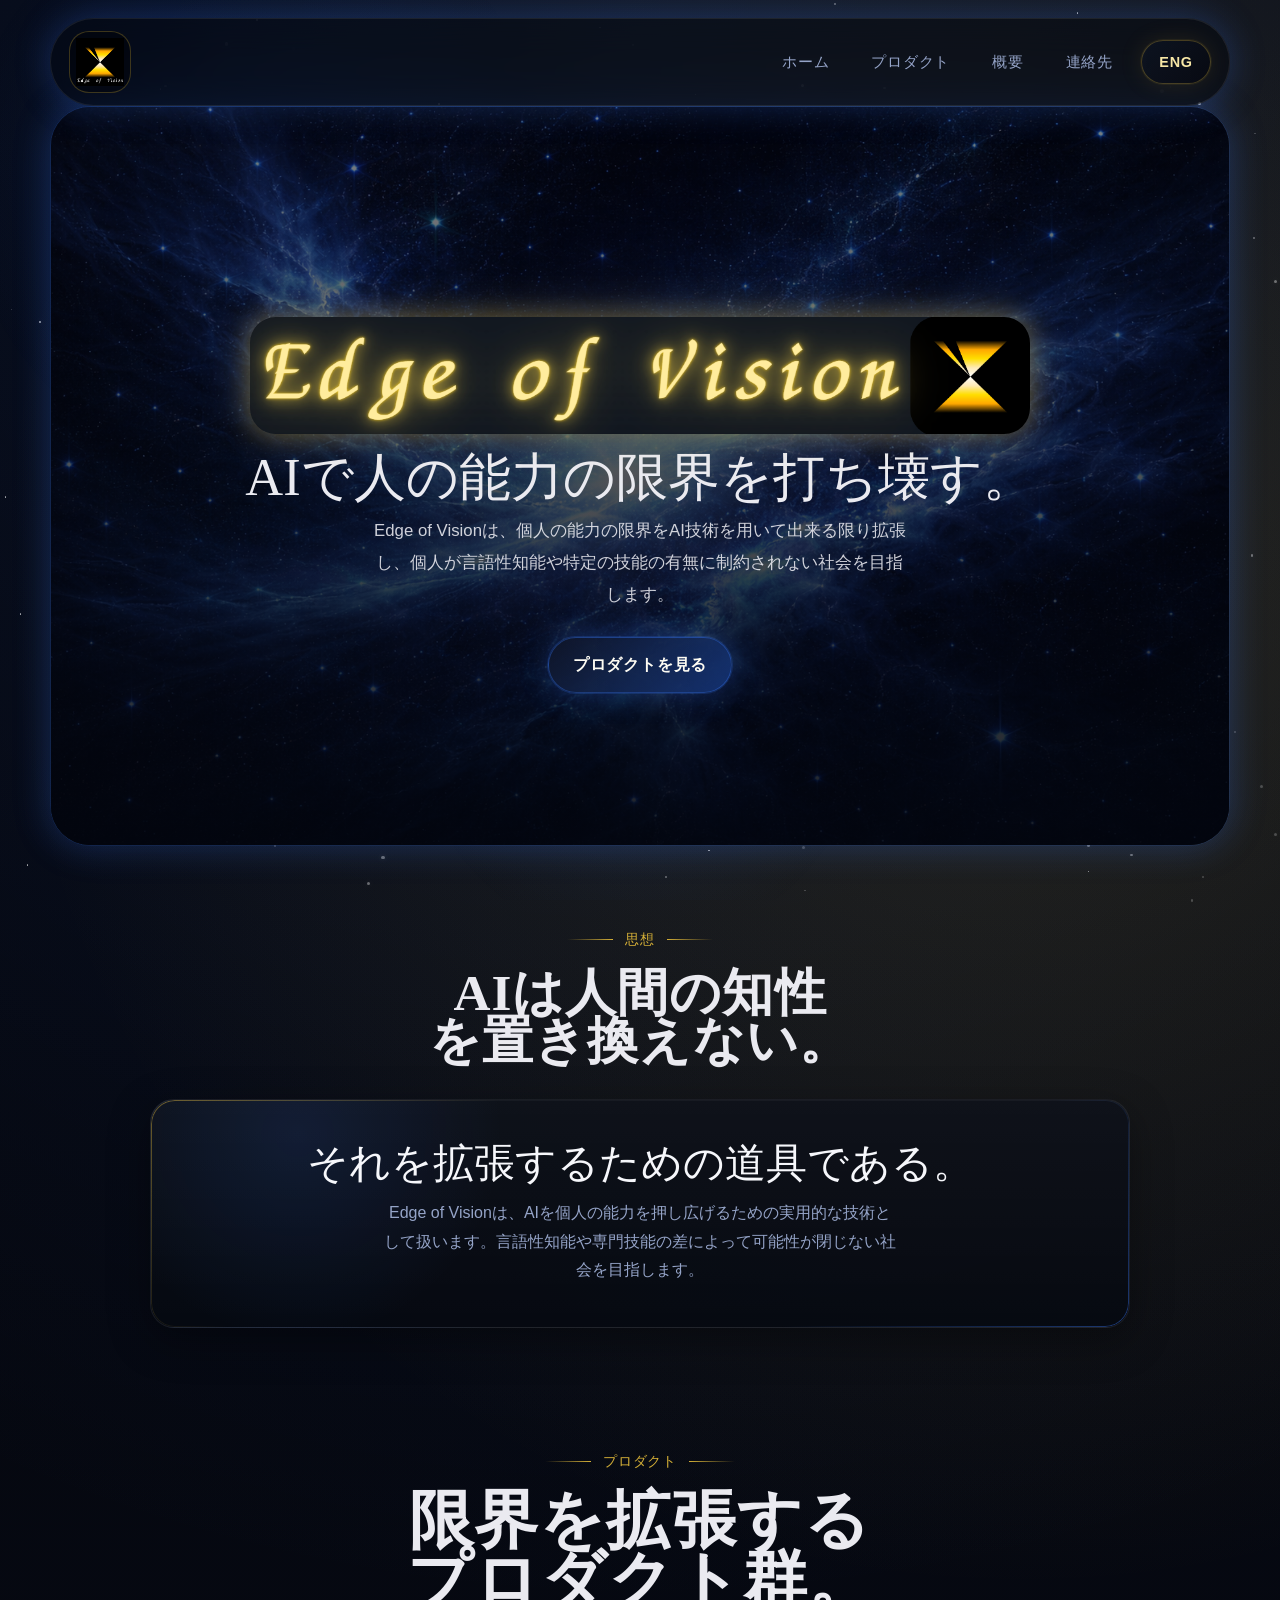
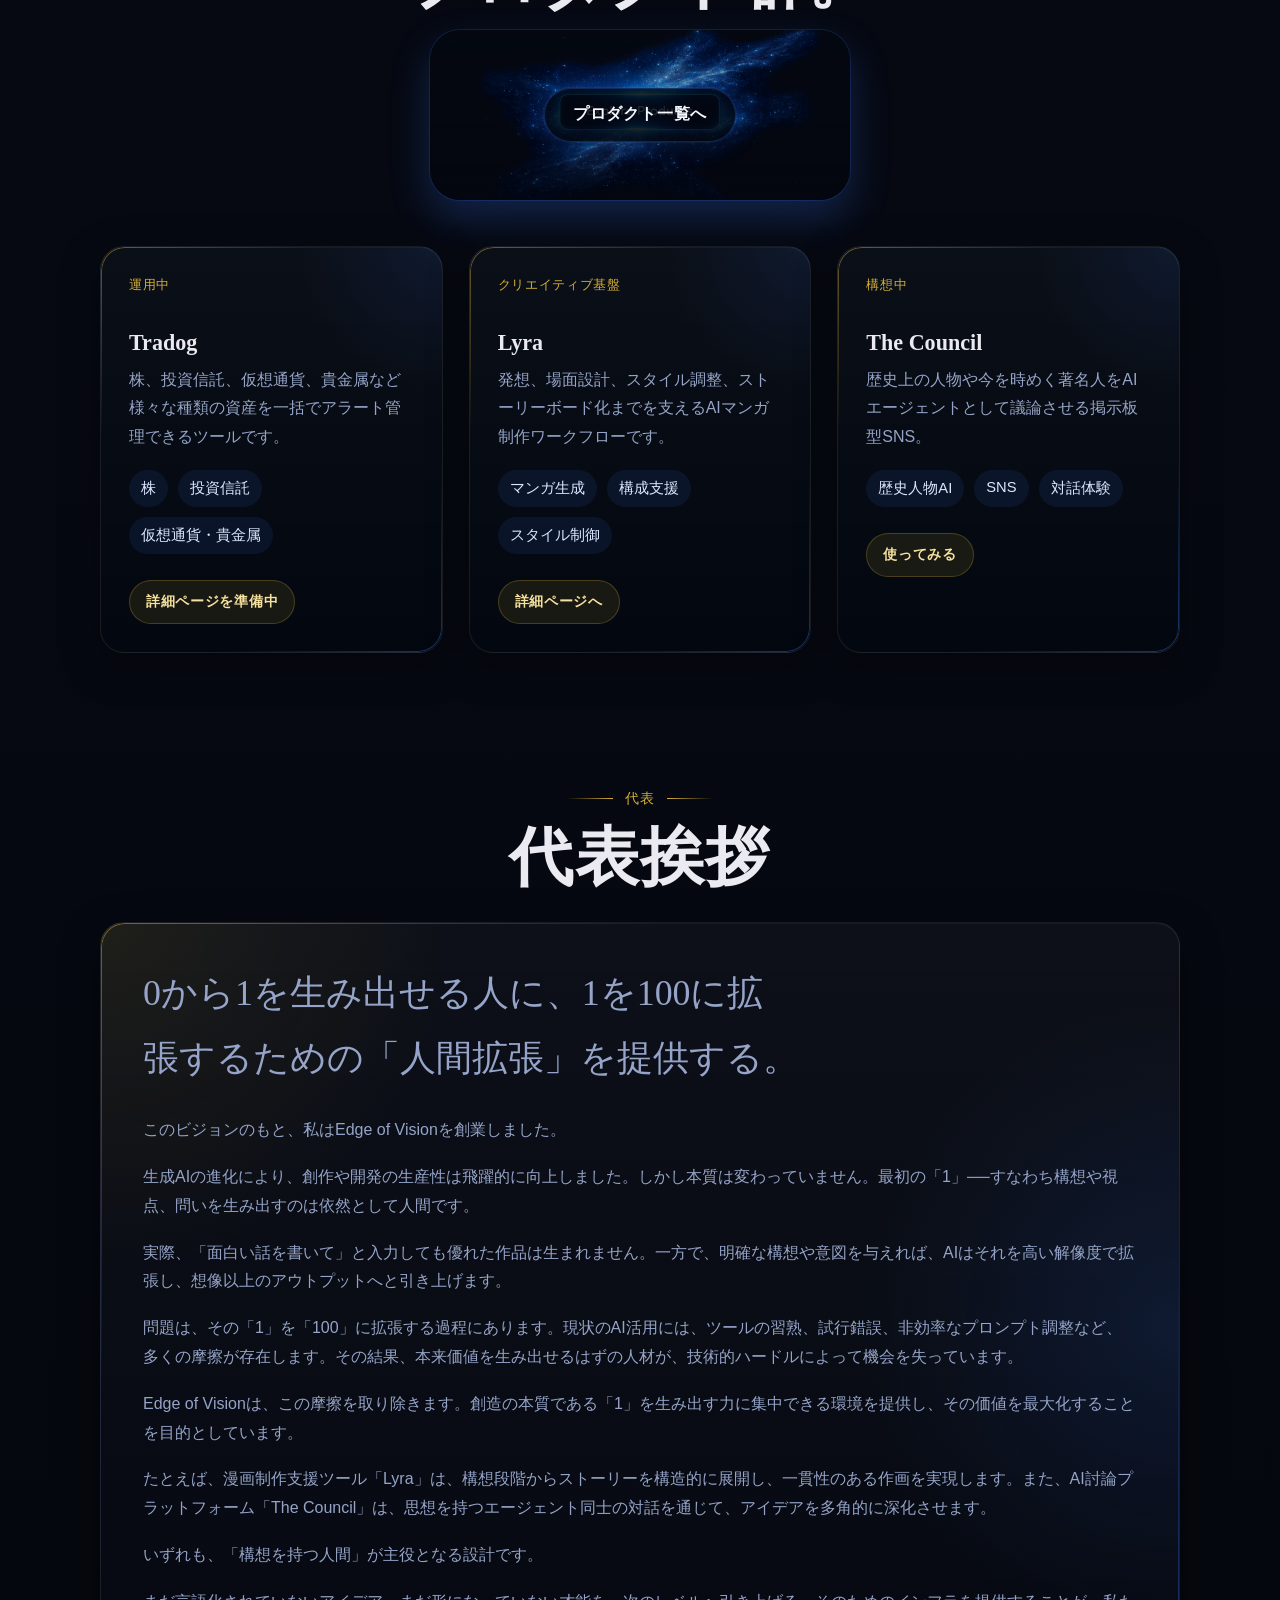
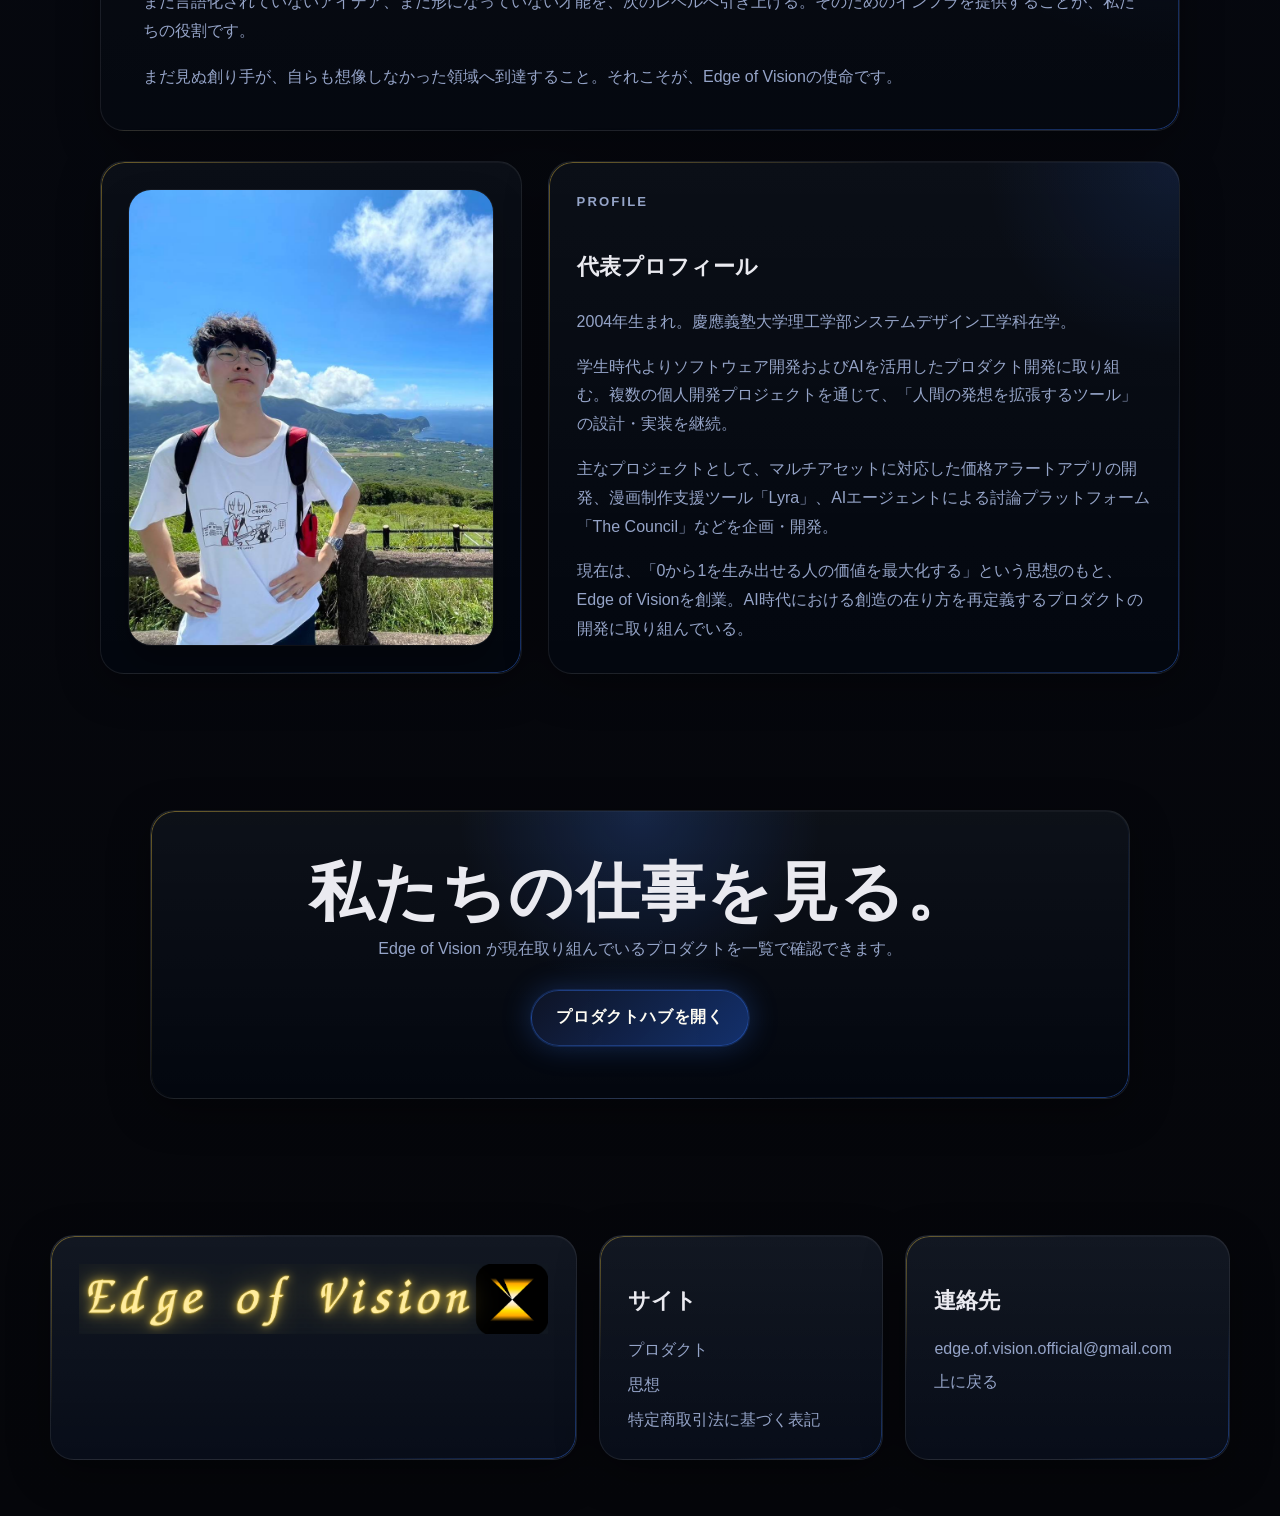
<file: index.html>
<!DOCTYPE html>
<html lang="ja">
<head>
  <meta charset="UTF-8">
  <meta name="viewport" content="width=device-width, initial-scale=1.0">
  <title>Edge of Vision</title>
  <meta
    name="description"
    content="Edge of Visionは、個人の能力の限界をAI技術を用いて出来る限り拡張し、個人が言語性知能や特定の技能の有無に制約されない社会を目指します。"
  >
  <link rel="icon" href="pictures/logo.png">
  <link rel="stylesheet" href="styles.css">
</head>
<body data-language="ja">
  <div class="starfield starfield--far" data-stars="80" data-speed="0.12"></div>
  <div class="starfield starfield--mid" data-stars="60" data-speed="0.2"></div>
  <div class="starfield starfield--near" data-stars="36" data-speed="0.3"></div>

  <div class="site-chrome"></div>

  <header class="site-header" id="top">
    <a class="brand-mark" href="#home" aria-label="Edge of Vision home">
      <img src="pictures/logo.png" alt="Edge of Vision logo">
    </a>

    <div class="header-actions">
      <nav class="site-nav" id="site-nav" aria-label="Primary">
        <a href="#home" data-i18n="navHome">ホーム</a>
        <a href="#products" data-i18n="navProducts">プロダクト</a>
        <a href="#about" data-i18n="navAbout">概要</a>
        <a href="#contact" data-i18n="navContact">連絡先</a>
      </nav>

      <button
        class="language-switch"
        type="button"
        data-lang-toggle
        aria-label="Switch site language to English"
        title="Switch site language to English"
      >
        ENG
      </button>

      <button
        class="nav-toggle"
        type="button"
        aria-expanded="false"
        aria-controls="site-nav"
        aria-label="ナビゲーションを開閉"
        data-i18n-aria="navToggleLabel"
      >
        <span></span>
        <span></span>
        <span></span>
      </button>
    </div>
  </header>

  <main>
    <section class="hero reveal" id="home">
      <div class="hero__background" aria-hidden="true">
        <img src="pictures/back.png" alt="">
      </div>

      <div class="hero__content">
        <img
          class="hero__wordmark"
          src="pictures/text_yellow.png"
          alt="Edge of Vision"
        >
        <p class="hero__lede" data-i18n="heroLede">AIで人の能力の限界を打ち壊す。</p>
        <p class="hero__copy" data-i18n="heroCopy">
          Edge of Visionは、個人の能力の限界をAI技術を用いて出来る限り拡張し、個人が言語性知能や特定の技能の有無に制約されない社会を目指します。
        </p>

        <div class="hero__actions">
          <a class="button button--primary" href="https://the-council-mu.vercel.app/" data-i18n="heroPrimaryCta">プロダクトを見る</a>
        </div>
      </div>
    </section>

    <section class="vision reveal" id="vision">
      <div class="section-heading">
        <p class="section-kicker" data-i18n="visionKicker">思想</p>
        <h2 data-i18n="visionHeading">AIは人間の知性を置き換えない。</h2>
      </div>

      <div class="vision__panel">
        <p class="vision__quote" data-i18n="visionQuote">それを拡張するための道具である。</p>
        <p class="vision__body" data-i18n="visionBody">
          Edge of Visionは、AIを個人の能力を押し広げるための実用的な技術として扱います。
          言語性知能や専門技能の差によって可能性が閉じない社会を目指します。
        </p>
      </div>
    </section>

    <section class="products reveal" id="products">
      <div class="products__intro">
        <div class="section-heading">
          <p class="section-kicker" data-i18n="productsKicker">プロダクト</p>
          <h2 data-i18n="productsHeading">限界を拡張するプロダクト群。</h2>
        </div>

        <a class="products__launch" href="#product-grid" aria-label="Jump to product list">
          <span data-i18n="productsLaunch">プロダクト一覧へ</span>
        </a>
      </div>

      <div class="product-grid" id="product-grid">
        <article class="product-card">
          <span class="product-card__status" data-i18n="product1Status">運用中</span>
          <h3 data-i18n="product1Title">Tradog</h3>
          <p data-i18n="product1Body">
            株、投資信託、仮想通貨、貴金属など様々な種類の資産を一括でアラート管理できるツールです。
          </p>
          <ul class="product-card__tags" aria-label="Tradog highlights">
            <li data-i18n="product1Tag1">株</li>
            <li data-i18n="product1Tag2">投資信託</li>
            <li data-i18n="product1Tag3">仮想通貨・貴金属</li>
          </ul>
          <a class="product-card__link" href="#cta" data-i18n="productLink">詳細ページを準備中</a>
        </article>

        <article class="product-card">
          <span class="product-card__status" data-i18n="product2Status">クリエイティブ基盤</span>
          <h3 data-i18n="product2Title">Lyra</h3>
          <p data-i18n="product2Body">
            発想、場面設計、スタイル調整、ストーリーボード化までを支えるAIマンガ制作ワークフローです。
          </p>
          <ul class="product-card__tags" aria-label="Lyra highlights">
            <li data-i18n="product2Tag1">マンガ生成</li>
            <li data-i18n="product2Tag2">構成支援</li>
            <li data-i18n="product2Tag3">スタイル制御</li>
          </ul>
          <a class="product-card__link" href="lyra.html" data-i18n="product2Link">詳細ページへ</a>
        </article>

        <article class="product-card">
          <span class="product-card__status" data-i18n="product3Status">構想中</span>
          <h3 data-i18n="product3Title">The Council</h3>
          <p data-i18n="product3Body">
            歴史上の人物や今を時めく著名人をAIエージェントとして議論させる掲示板型SNS。
          </p>
          <ul class="product-card__tags" aria-label="The Council highlights">
            <li data-i18n="product3Tag1">歴史人物AI</li>
            <li data-i18n="product3Tag2">SNS</li>
            <li data-i18n="product3Tag3">対話体験</li>
          </ul>
          <a
            class="product-card__link"
            href="https://the-council-mu.vercel.app/"
            target="_blank"
            rel="noreferrer"
            data-i18n="product3Link"
          >使ってみる</a>
        </article>

      </div>
    </section>

    <section class="founder reveal" id="about">
      <div class="section-heading">
        <p class="section-kicker" data-i18n="founderKicker">代表</p>
        <h2 data-i18n="founderHeading">代表挨拶</h2>
      </div>

      <div class="founder__message">
        <p class="founder__lead" data-i18n="founderLead">
          0から1を生み出せる人に、1を100に拡張するための「人間拡張」を提供する。
        </p>
        <p data-i18n="founderMessage1">
          このビジョンのもと、私はEdge of Visionを創業しました。
        </p>
        <p data-i18n="founderMessage2">
          生成AIの進化により、創作や開発の生産性は飛躍的に向上しました。しかし本質は変わっていません。最初の「1」──すなわち構想や視点、問いを生み出すのは依然として人間です。
        </p>
        <p data-i18n="founderMessage3">
          実際、「面白い話を書いて」と入力しても優れた作品は生まれません。一方で、明確な構想や意図を与えれば、AIはそれを高い解像度で拡張し、想像以上のアウトプットへと引き上げます。
        </p>
        <p data-i18n="founderMessage4">
          問題は、その「1」を「100」に拡張する過程にあります。現状のAI活用には、ツールの習熟、試行錯誤、非効率なプロンプト調整など、多くの摩擦が存在します。その結果、本来価値を生み出せるはずの人材が、技術的ハードルによって機会を失っています。
        </p>
        <p data-i18n="founderMessage5">
          Edge of Visionは、この摩擦を取り除きます。創造の本質である「1」を生み出す力に集中できる環境を提供し、その価値を最大化することを目的としています。
        </p>
        <p data-i18n="founderMessage6">
          たとえば、漫画制作支援ツール「Lyra」は、構想段階からストーリーを構造的に展開し、一貫性のある作画を実現します。また、AI討論プラットフォーム「The Council」は、思想を持つエージェント同士の対話を通じて、アイデアを多角的に深化させます。
        </p>
        <p data-i18n="founderMessage7">
          いずれも、「構想を持つ人間」が主役となる設計です。
        </p>
        <p data-i18n="founderMessage8">
          まだ言語化されていないアイデア、まだ形になっていない才能を、次のレベルへ引き上げる。そのためのインフラを提供することが、私たちの役割です。
        </p>
        <p data-i18n="founderMessage9">
          まだ見ぬ創り手が、自らも想像しなかった領域へ到達すること。それこそが、Edge of Visionの使命です。
        </p>
      </div>

      <div class="founder__profile">
        <div class="founder__photo-panel">
          <img class="founder__photo" src="289786.jpg" alt="Edge of Vision 代表の写真">
        </div>

        <div class="founder__bio">
          <p class="founder__profile-kicker" data-i18n="profileKicker">Profile</p>
          <h3 data-i18n="profileHeading">代表プロフィール</h3>
          <p data-i18n="profileBody1">
            2004年生まれ。慶應義塾大学理工学部システムデザイン工学科在学。
          </p>
          <p data-i18n="profileBody2">
            学生時代よりソフトウェア開発およびAIを活用したプロダクト開発に取り組む。複数の個人開発プロジェクトを通じて、「人間の発想を拡張するツール」の設計・実装を継続。
          </p>
          <p data-i18n="profileBody3">
            主なプロジェクトとして、マルチアセットに対応した価格アラートアプリの開発、漫画制作支援ツール「Lyra」、AIエージェントによる討論プラットフォーム「The Council」などを企画・開発。
          </p>
          <p data-i18n="profileBody4">
            現在は、「0から1を生み出せる人の価値を最大化する」という思想のもと、Edge of Visionを創業。AI時代における創造の在り方を再定義するプロダクトの開発に取り組んでいる。
          </p>
        </div>
      </div>
    </section>

    <section class="cta reveal" id="cta">
      <div class="cta__panel">
        <h2 data-i18n="ctaHeading">私たちの仕事を見る。</h2>
        <p data-i18n="ctaBody">
          Edge of Vision が現在取り組んでいるプロダクトを一覧で確認できます。
        </p>
        <div class="cta__actions">
          <a class="button button--primary" href="#products" data-i18n="ctaPrimary">プロダクトハブを開く</a>
        </div>
      </div>
    </section>
  </main>

  <footer class="site-footer reveal">
    <div class="footer-brand">
      <img class="footer-brand__wordmark" src="pictures/text_yellow.png" alt="Edge of Vision">
    </div>

    <div class="footer-column">
      <h3 data-i18n="footerDirectoryTitle">サイト</h3>
      <a href="#products" data-i18n="navProducts">プロダクト</a>
      <a href="#vision" data-i18n="footerVisionLink">思想</a>
      <a href="tokushoho.html" data-i18n="footerLegalLink">特定商取引法に基づく表記</a>
    </div>

    <div class="footer-column" id="contact">
      <h3 data-i18n="footerContactTitle">連絡先</h3>
      <a href="mailto:edge.of.vision.official@gmail.com">edge.of.vision.official@gmail.com</a>
      <a href="#top" data-i18n="footerBackTop">上に戻る</a>
    </div>
  </footer>

  <script src="script.js"></script>
</body>
</html>
</file>
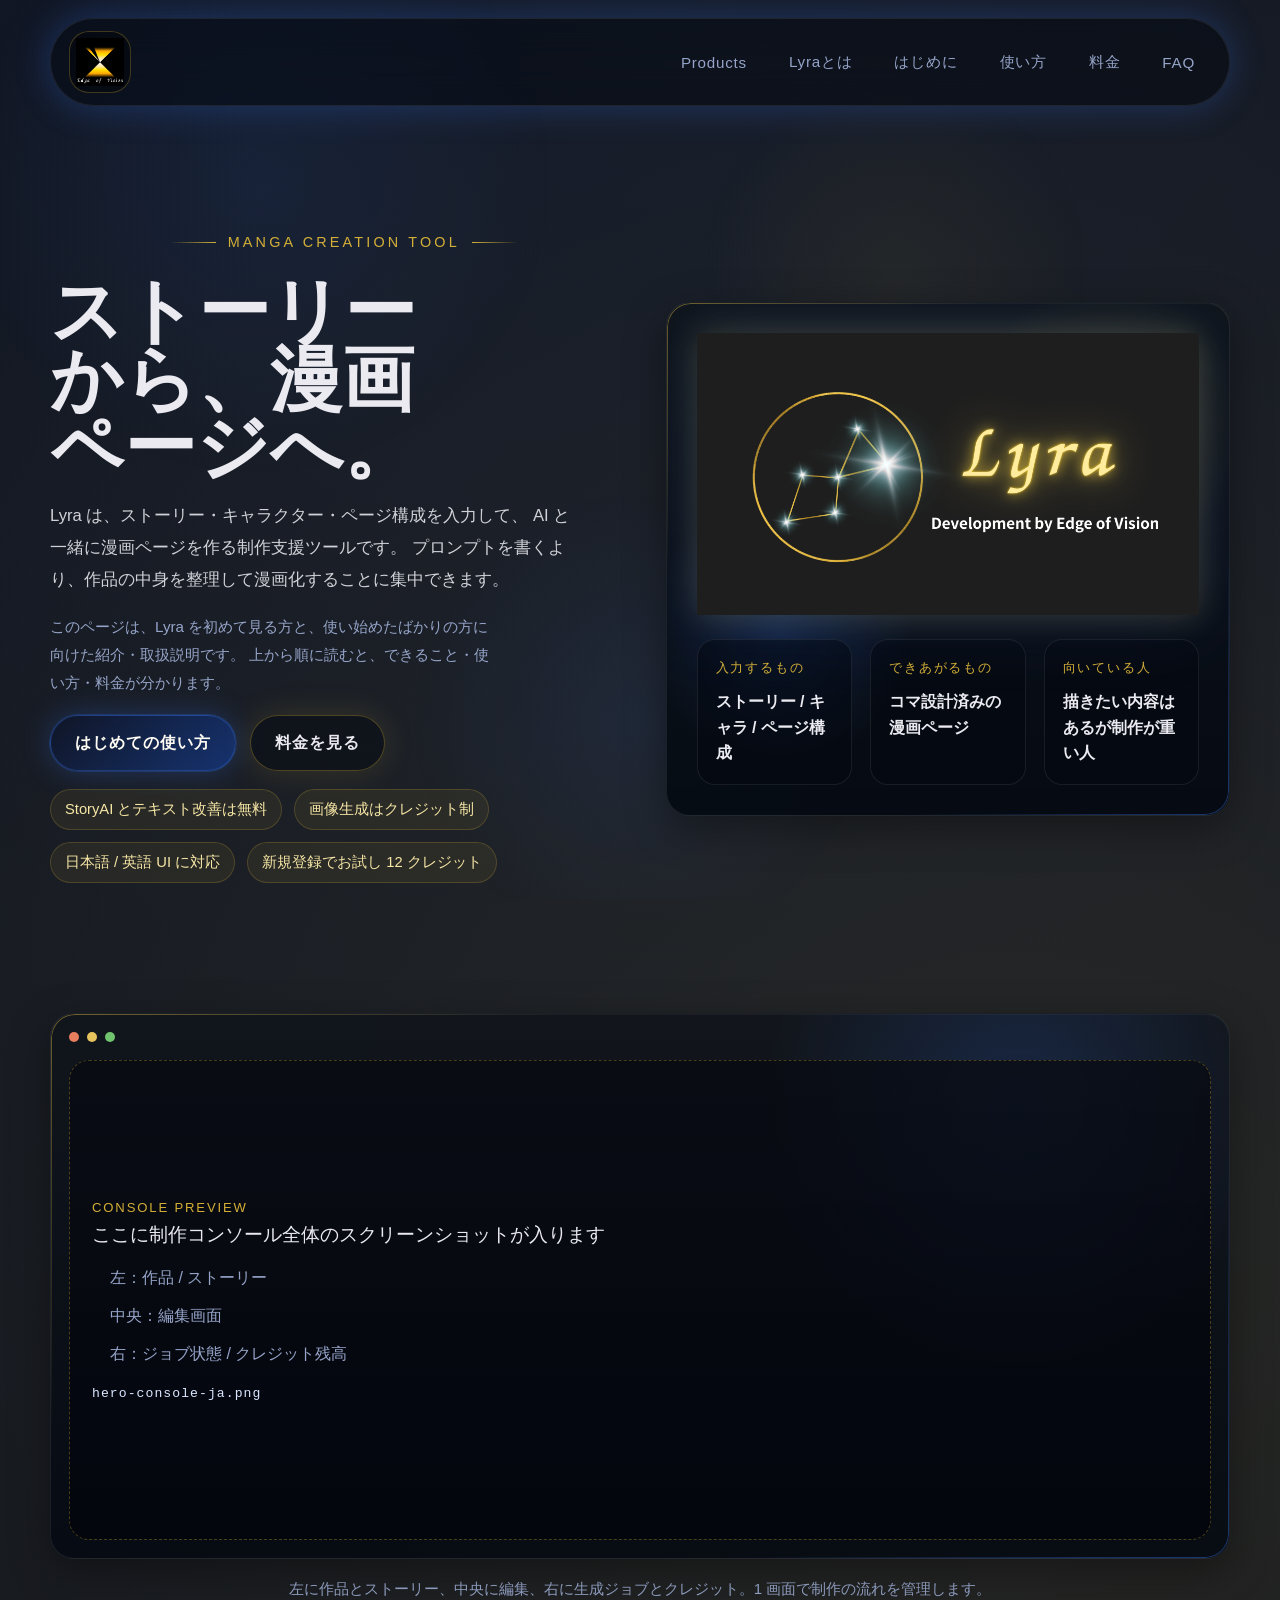
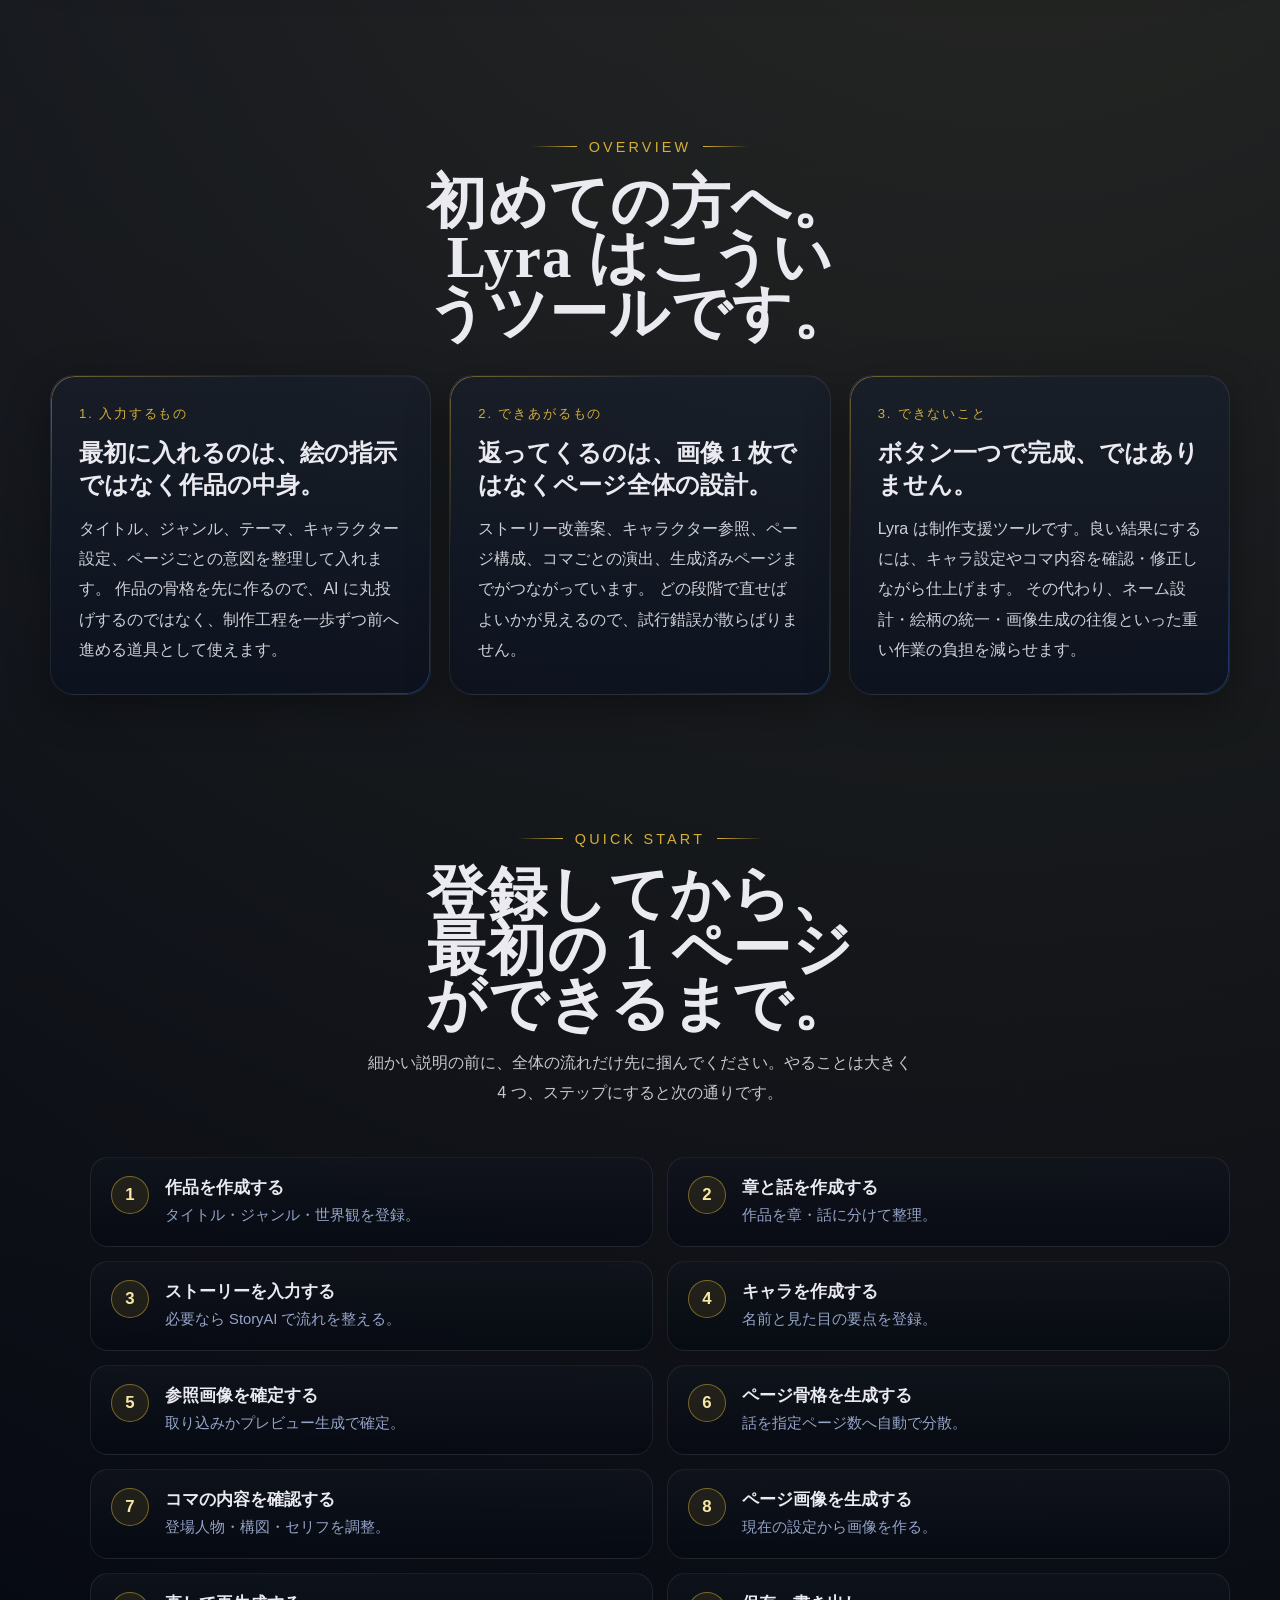
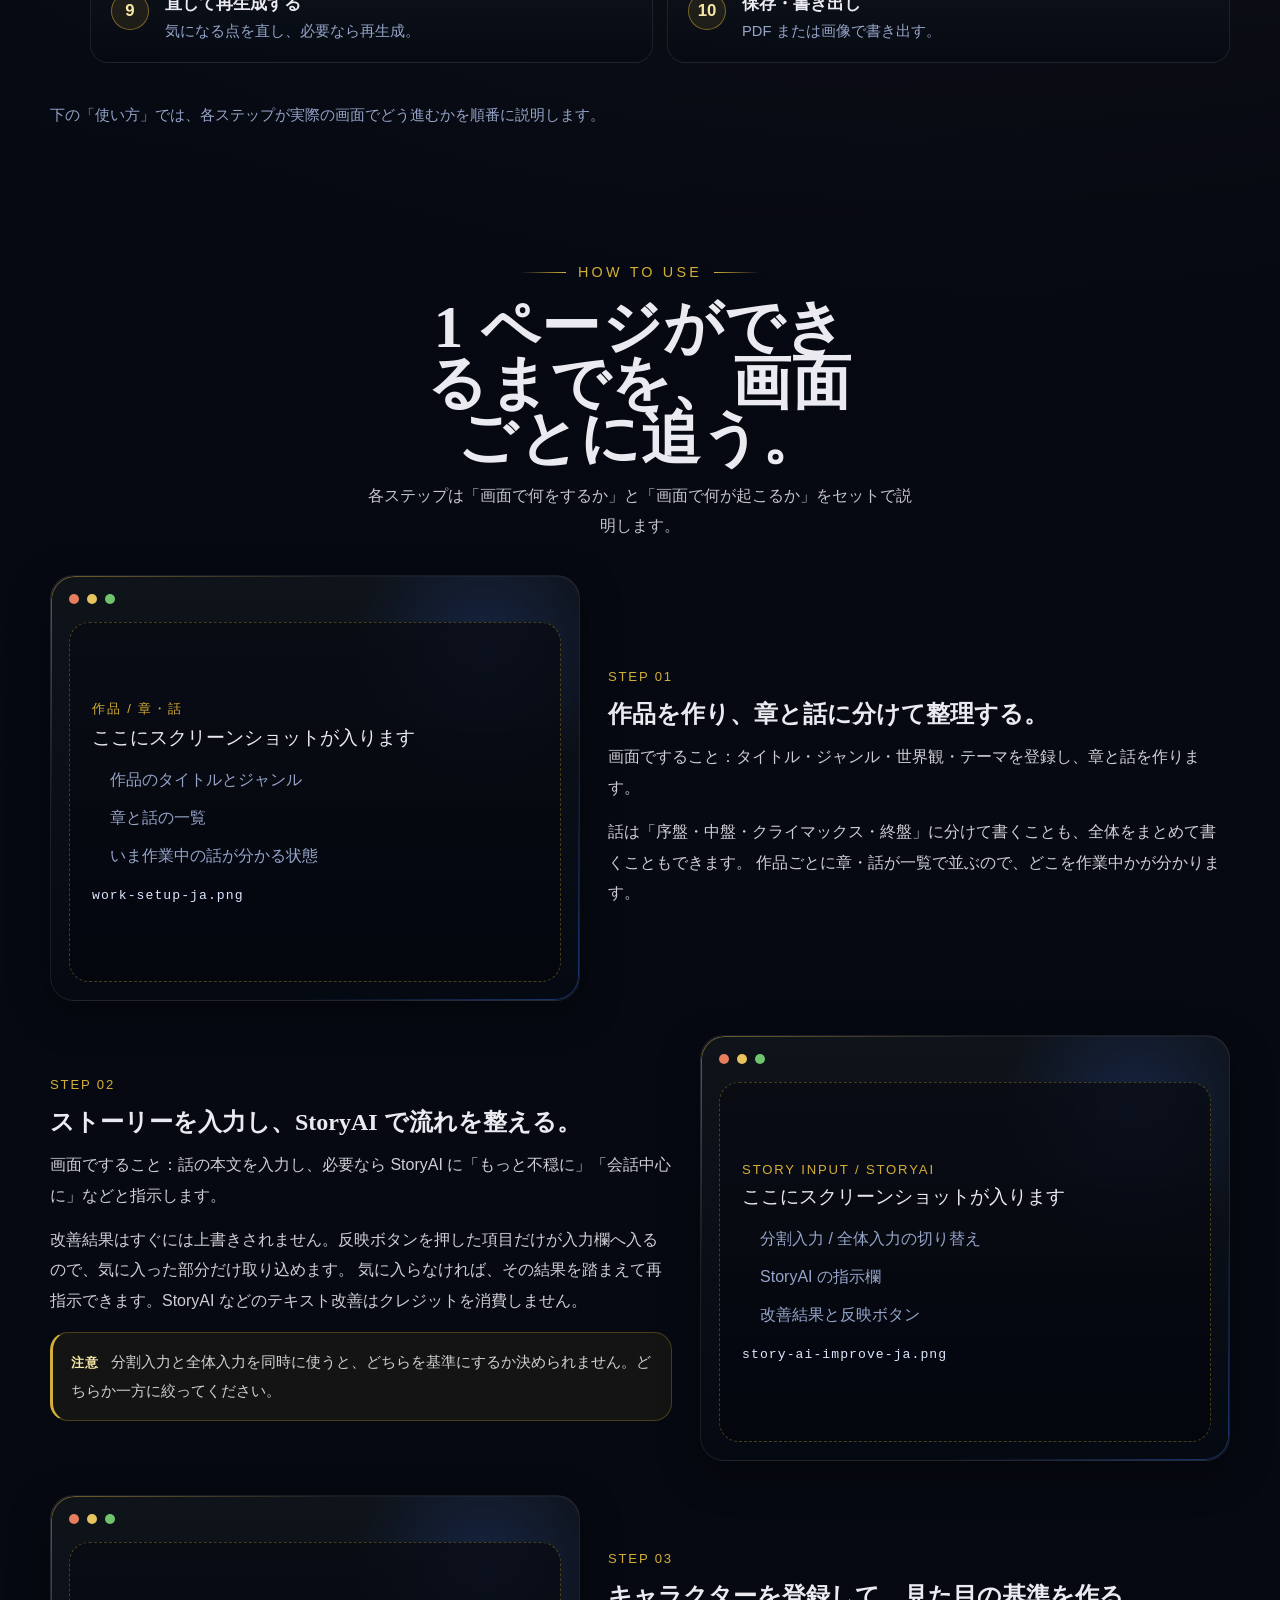
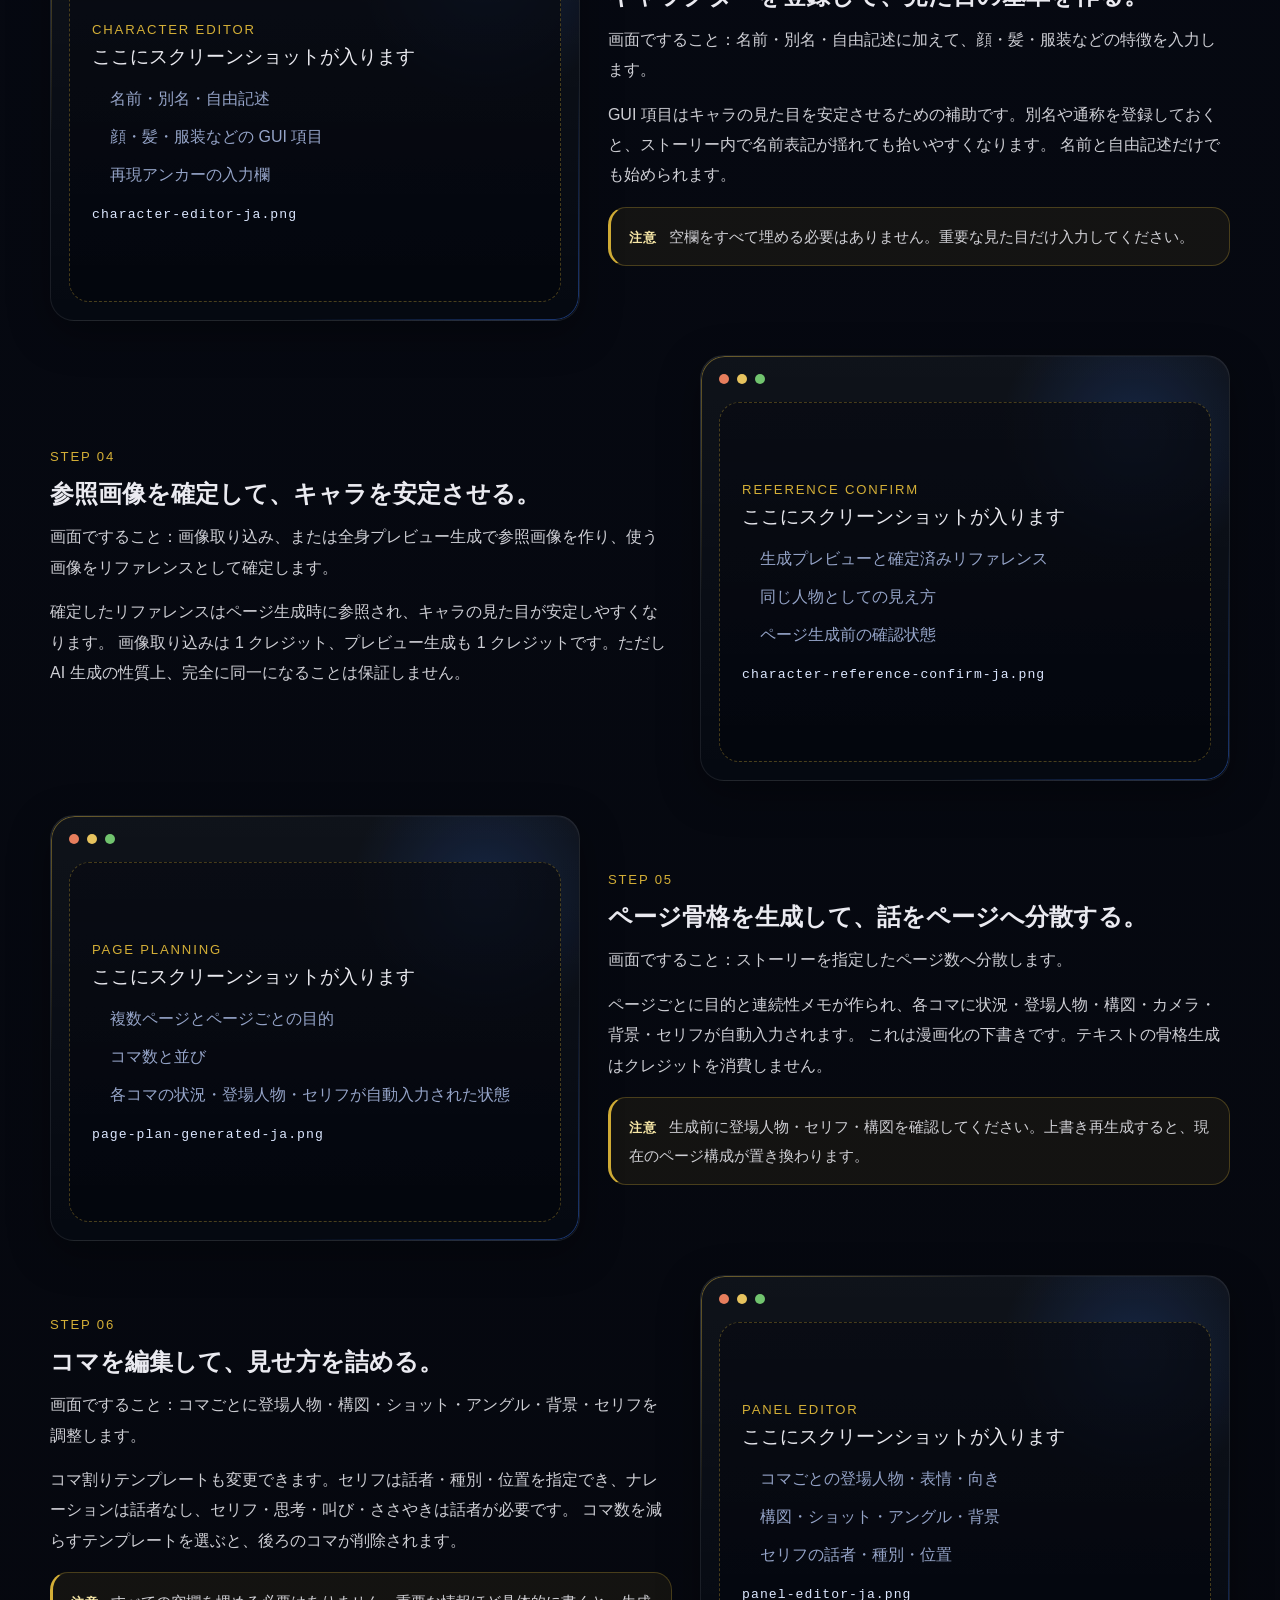
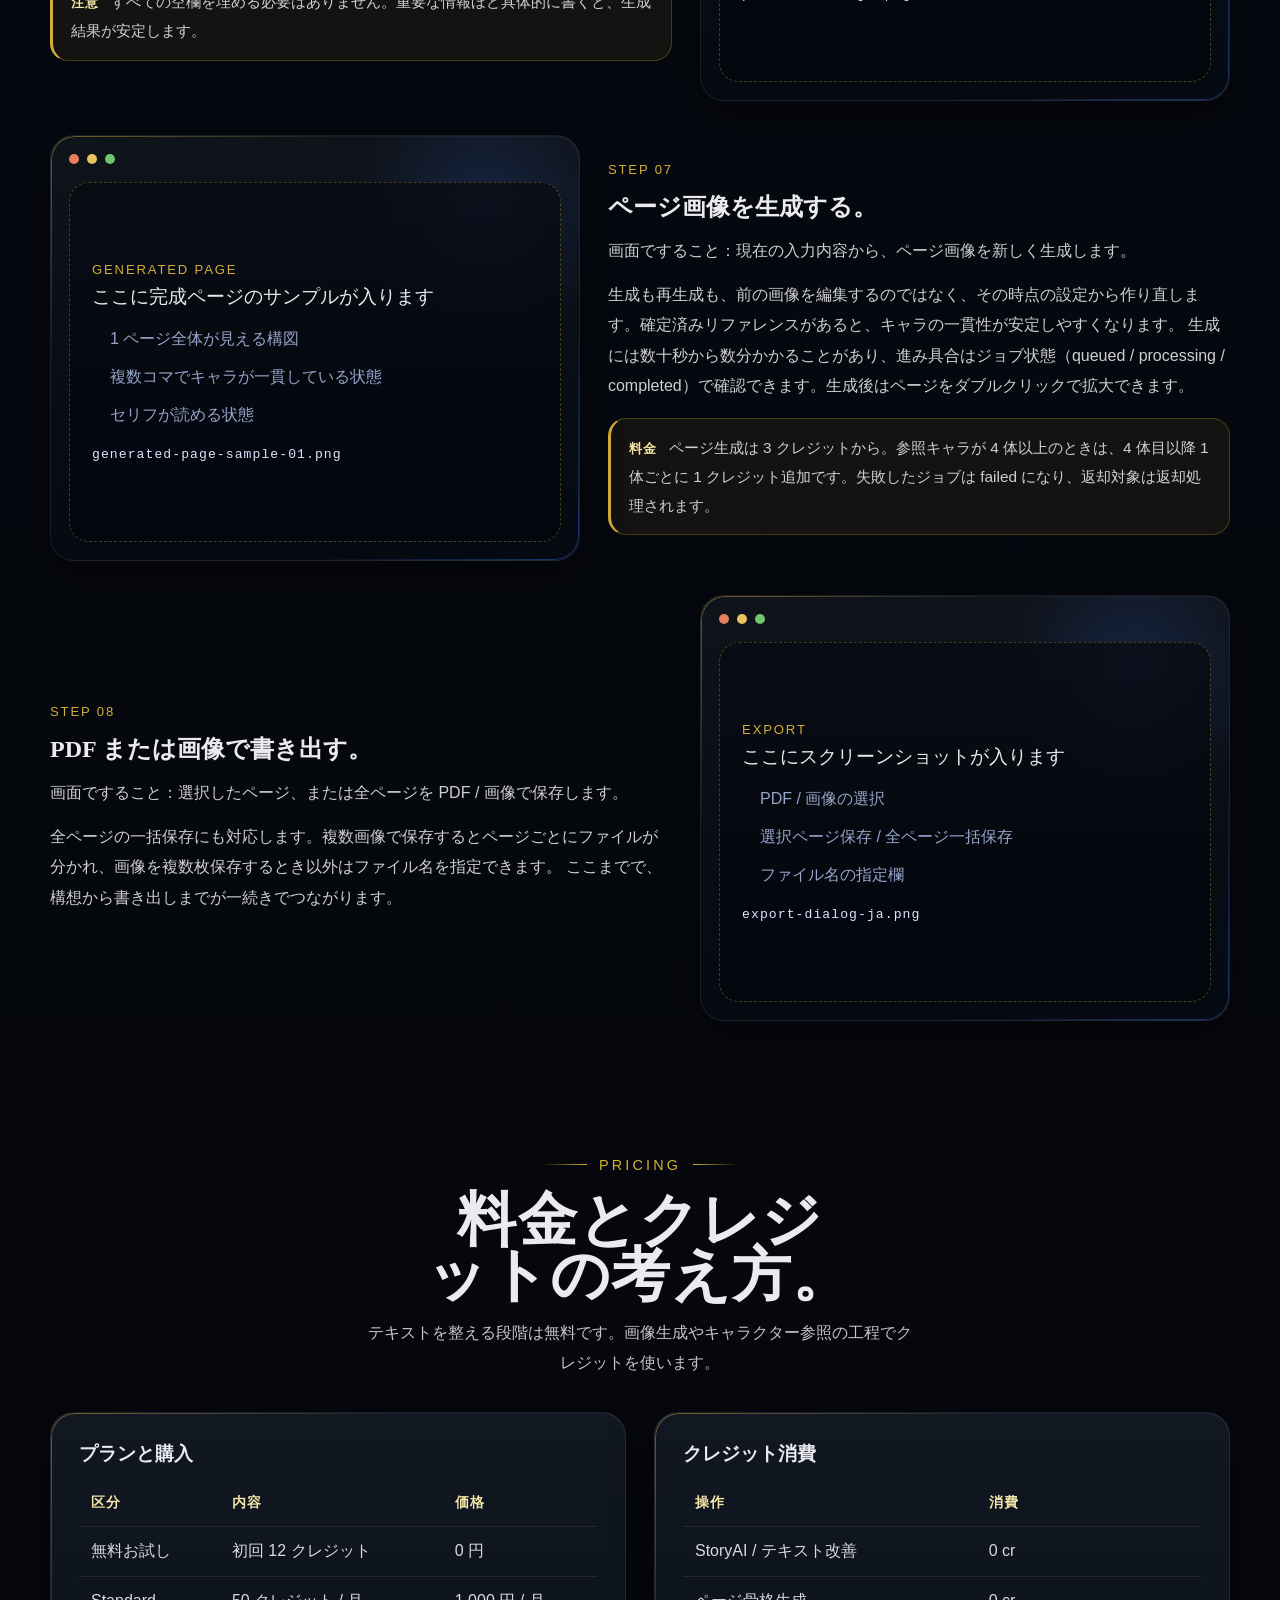
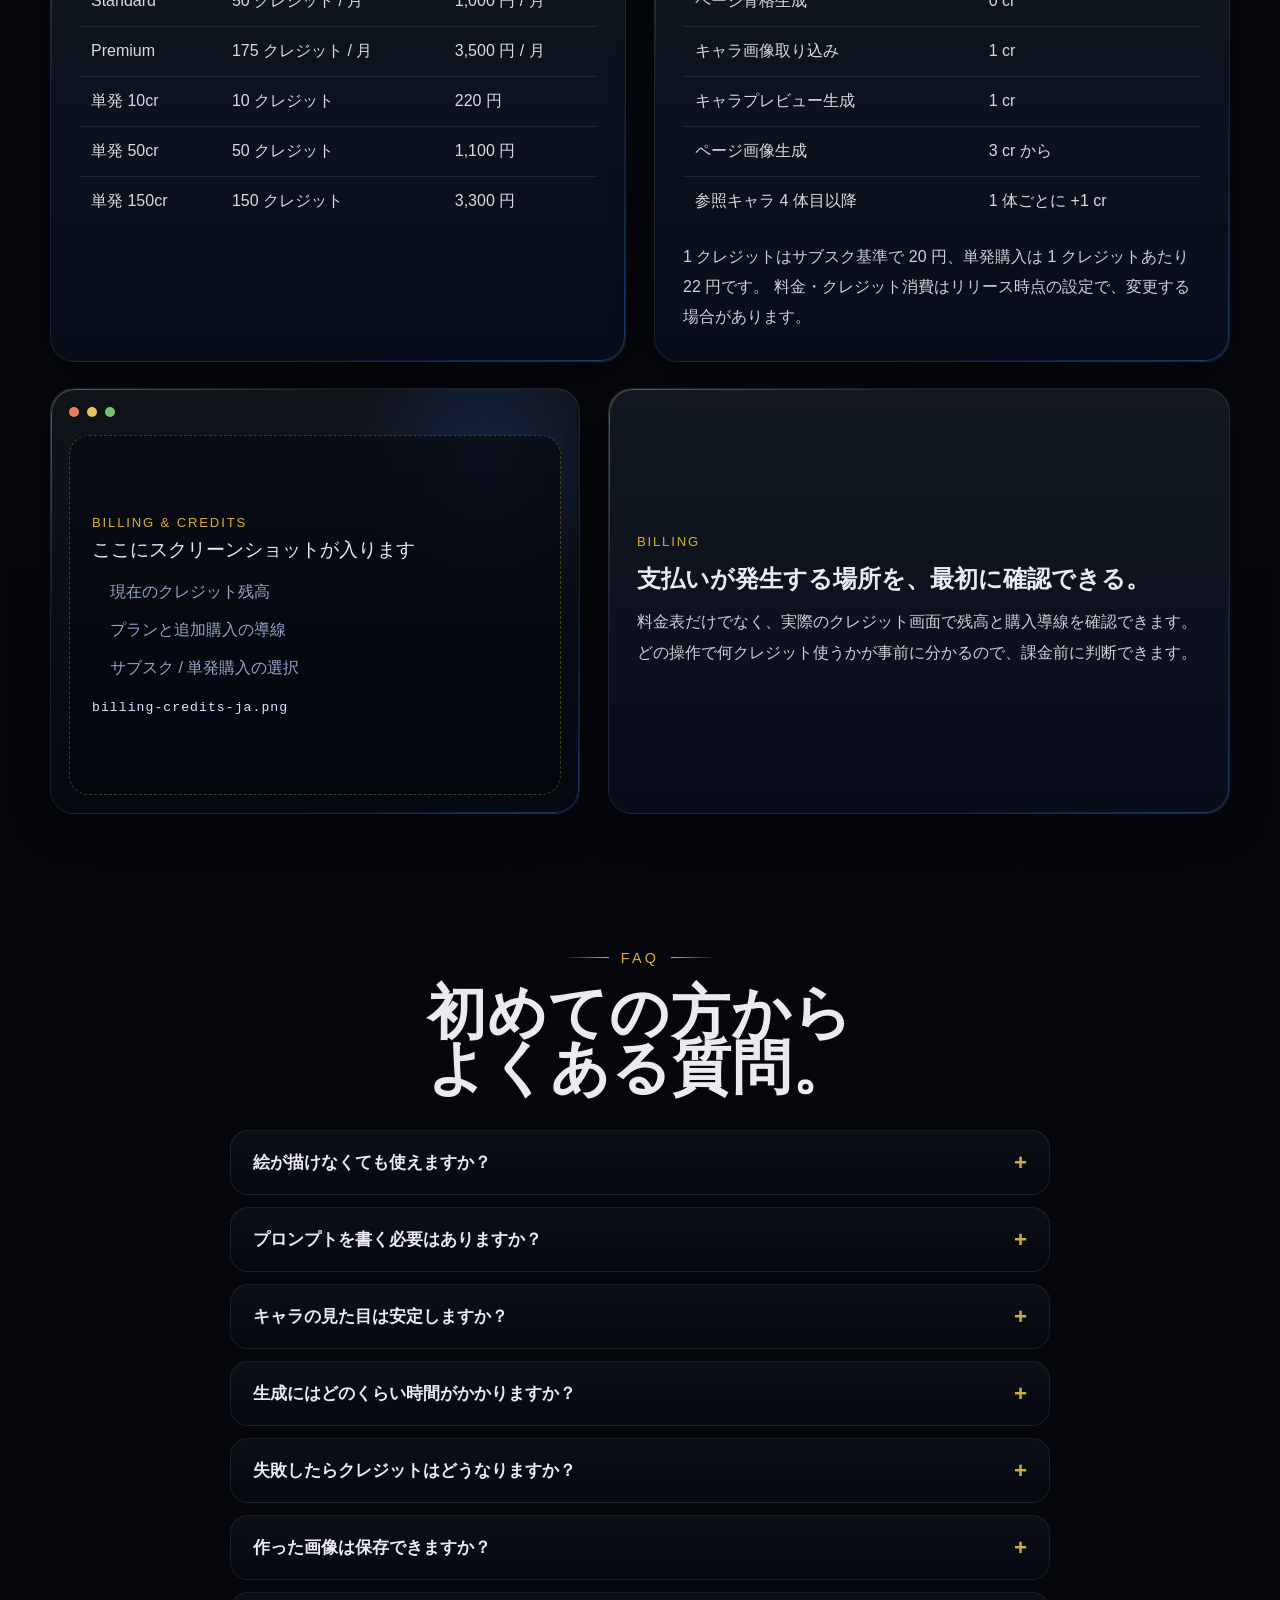
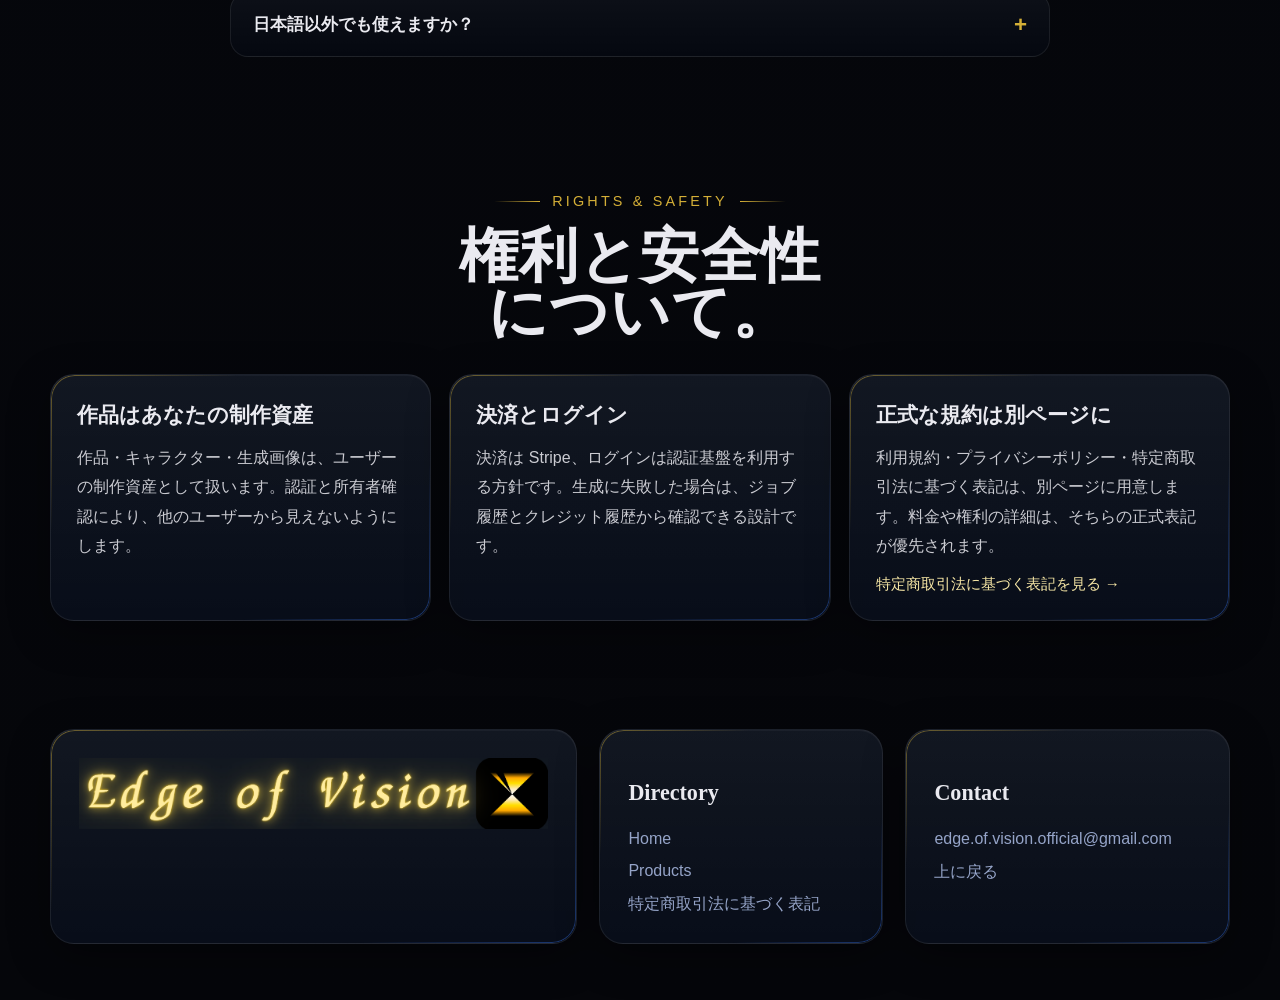
<file: lyra.html>
<!DOCTYPE html>
<html lang="ja">
<head>
  <meta charset="UTF-8">
  <meta name="viewport" content="width=device-width, initial-scale=1.0">
  <title>Lyra | Edge of Vision</title>
  <meta
    name="description"
    content="Lyraは、ストーリー・キャラクター・ページ構成を入力しながら、AIと一緒に漫画ページを作る制作支援ツールです。初めての方向けに、できること・使い方・料金をまとめています。"
  >
  <link rel="icon" href="pictures/logo.png">
  <link rel="stylesheet" href="styles.css">
</head>
<body class="lyra-page">
  <div class="site-chrome"></div>

  <header class="site-header legal-header lyra-site-header" id="top">
    <a class="brand-mark" href="index.html#home" aria-label="Edge of Vision home">
      <img src="pictures/logo.png" alt="Edge of Vision logo">
    </a>

    <div class="header-actions">
      <nav class="lyra-nav" aria-label="Lyra page">
        <a href="index.html#products">Products</a>
        <a href="#overview">Lyraとは</a>
        <a href="#start">はじめに</a>
        <a href="#journey">使い方</a>
        <a href="#pricing">料金</a>
        <a href="#faq">FAQ</a>
      </nav>
    </div>
  </header>

  <main class="lyra-main">
    <section class="lyra-hero">
      <div class="lyra-hero__copy">
        <p class="section-kicker">Manga Creation Tool</p>
        <h1>ストーリーから、漫画ページへ。</h1>
        <p class="lyra-hero__body">
          Lyra は、ストーリー・キャラクター・ページ構成を入力して、
          AI と一緒に漫画ページを作る制作支援ツールです。
          プロンプトを書くより、作品の中身を整理して漫画化することに集中できます。
        </p>
        <p class="lyra-meta">
          このページは、Lyra を初めて見る方と、使い始めたばかりの方に向けた紹介・取扱説明です。
          上から順に読むと、できること・使い方・料金が分かります。
        </p>

        <div class="lyra-hero__actions">
          <a class="button button--primary" href="#start">はじめての使い方</a>
          <a class="button button--secondary" href="#pricing">料金を見る</a>
        </div>

        <ul class="lyra-pills" aria-label="Lyra highlights">
          <li>StoryAI とテキスト改善は無料</li>
          <li>画像生成はクレジット制</li>
          <li>日本語 / 英語 UI に対応</li>
          <li>新規登録でお試し 12 クレジット</li>
        </ul>
      </div>

      <div class="lyra-hero__visual">
        <div class="lyra-hero__visual-card">
          <img class="lyra-wordmark" src="段落テキスト.png" alt="Lyra Development by Edge of Vision">

          <div class="lyra-stat-grid" aria-label="Lyra summary">
            <div class="lyra-stat">
              <span>入力するもの</span>
              <strong>ストーリー / キャラ / ページ構成</strong>
            </div>
            <div class="lyra-stat">
              <span>できあがるもの</span>
              <strong>コマ設計済みの漫画ページ</strong>
            </div>
            <div class="lyra-stat">
              <span>向いている人</span>
              <strong>描きたい内容はあるが制作が重い人</strong>
            </div>
          </div>
        </div>
      </div>
    </section>

    <!-- ヒーロー直下：制作コンソール全体のスクリーンショット -->
    <section class="lyra-preview-band" aria-label="Lyra console preview">
      <figure class="lyra-shot lyra-shot--wide">
        <div class="lyra-shot__frame">
          <div class="lyra-frame__topbar">
            <span></span>
            <span></span>
            <span></span>
          </div>
          <div class="lyra-shot__placeholder">
            <p class="lyra-frame__eyebrow">Console preview</p>
            <p class="lyra-shot__hint">ここに制作コンソール全体のスクリーンショットが入ります</p>
            <ul class="lyra-frame__points">
              <li>左：作品 / ストーリー</li>
              <li>中央：編集画面</li>
              <li>右：ジョブ状態 / クレジット残高</li>
            </ul>
            <p class="lyra-frame__file">hero-console-ja.png</p>
          </div>
        </div>
        <figcaption>左に作品とストーリー、中央に編集、右に生成ジョブとクレジット。1 画面で制作の流れを管理します。</figcaption>
      </figure>
    </section>

    <section class="lyra-section" id="overview">
      <div class="section-heading">
        <p class="section-kicker">Overview</p>
        <h2>初めての方へ。Lyra はこういうツールです。</h2>
      </div>

      <div class="lyra-summary">
        <article class="lyra-summary-card">
          <span class="lyra-summary-card__label">1. 入力するもの</span>
          <h3>最初に入れるのは、絵の指示ではなく作品の中身。</h3>
          <p>
            タイトル、ジャンル、テーマ、キャラクター設定、ページごとの意図を整理して入れます。
            作品の骨格を先に作るので、AI に丸投げするのではなく、制作工程を一歩ずつ前へ進める道具として使えます。
          </p>
        </article>

        <article class="lyra-summary-card">
          <span class="lyra-summary-card__label">2. できあがるもの</span>
          <h3>返ってくるのは、画像 1 枚ではなくページ全体の設計。</h3>
          <p>
            ストーリー改善案、キャラクター参照、ページ構成、コマごとの演出、生成済みページまでがつながっています。
            どの段階で直せばよいかが見えるので、試行錯誤が散らばりません。
          </p>
        </article>

        <article class="lyra-summary-card">
          <span class="lyra-summary-card__label">3. できないこと</span>
          <h3>ボタン一つで完成、ではありません。</h3>
          <p>
            Lyra は制作支援ツールです。良い結果にするには、キャラ設定やコマ内容を確認・修正しながら仕上げます。
            その代わり、ネーム設計・絵柄の統一・画像生成の往復といった重い作業の負担を減らせます。
          </p>
        </article>
      </div>
    </section>

    <section class="lyra-section" id="start">
      <div class="section-heading">
        <p class="section-kicker">Quick Start</p>
        <h2>登録してから、最初の 1 ページができるまで。</h2>
        <p class="lyra-section__lead">
          細かい説明の前に、全体の流れだけ先に掴んでください。やることは大きく 4 つ、ステップにすると次の通りです。
        </p>
      </div>

      <div class="lyra-quickstart">
        <ol class="lyra-quicklist">
          <li><span class="lyra-quicknum">1</span><div><strong>作品を作成する</strong><p>タイトル・ジャンル・世界観を登録。</p></div></li>
          <li><span class="lyra-quicknum">2</span><div><strong>章と話を作成する</strong><p>作品を章・話に分けて整理。</p></div></li>
          <li><span class="lyra-quicknum">3</span><div><strong>ストーリーを入力する</strong><p>必要なら StoryAI で流れを整える。</p></div></li>
          <li><span class="lyra-quicknum">4</span><div><strong>キャラを作成する</strong><p>名前と見た目の要点を登録。</p></div></li>
          <li><span class="lyra-quicknum">5</span><div><strong>参照画像を確定する</strong><p>取り込みかプレビュー生成で確定。</p></div></li>
          <li><span class="lyra-quicknum">6</span><div><strong>ページ骨格を生成する</strong><p>話を指定ページ数へ自動で分散。</p></div></li>
          <li><span class="lyra-quicknum">7</span><div><strong>コマの内容を確認する</strong><p>登場人物・構図・セリフを調整。</p></div></li>
          <li><span class="lyra-quicknum">8</span><div><strong>ページ画像を生成する</strong><p>現在の設定から画像を作る。</p></div></li>
          <li><span class="lyra-quicknum">9</span><div><strong>直して再生成する</strong><p>気になる点を直し、必要なら再生成。</p></div></li>
          <li><span class="lyra-quicknum">10</span><div><strong>保存・書き出し</strong><p>PDF または画像で書き出す。</p></div></li>
        </ol>
        <p class="lyra-quickstart__note">
          下の「使い方」では、各ステップが実際の画面でどう進むかを順番に説明します。
        </p>
      </div>
    </section>

    <section class="lyra-section" id="journey">
      <div class="section-heading">
        <p class="section-kicker">How to use</p>
        <h2>1 ページができるまでを、画面ごとに追う。</h2>
        <p class="lyra-section__lead">
          各ステップは「画面で何をするか」と「画面で何が起こるか」をセットで説明します。
        </p>
      </div>

      <div class="lyra-flow-list">

        <!-- Step 01 -->
        <article class="lyra-flow">
          <div class="lyra-shot" aria-label="作品・章・話の管理画面のスクリーンショット枠">
            <div class="lyra-shot__frame">
              <div class="lyra-frame__topbar"><span></span><span></span><span></span></div>
              <div class="lyra-shot__placeholder">
                <p class="lyra-frame__eyebrow">作品 / 章・話</p>
                <p class="lyra-shot__hint">ここにスクリーンショットが入ります</p>
                <ul class="lyra-frame__points">
                  <li>作品のタイトルとジャンル</li>
                  <li>章と話の一覧</li>
                  <li>いま作業中の話が分かる状態</li>
                </ul>
                <p class="lyra-frame__file">work-setup-ja.png</p>
              </div>
            </div>
          </div>

          <div class="lyra-flow__copy">
            <span class="lyra-step">Step 01</span>
            <h3>作品を作り、章と話に分けて整理する。</h3>
            <p class="lyra-flow__lead">画面ですること：タイトル・ジャンル・世界観・テーマを登録し、章と話を作ります。</p>
            <p>
              話は「序盤・中盤・クライマックス・終盤」に分けて書くことも、全体をまとめて書くこともできます。
              作品ごとに章・話が一覧で並ぶので、どこを作業中かが分かります。
            </p>
          </div>
        </article>

        <!-- Step 02 -->
        <article class="lyra-flow lyra-flow--reverse">
          <div class="lyra-shot" aria-label="ストーリー入力とStoryAIのスクリーンショット枠">
            <div class="lyra-shot__frame">
              <div class="lyra-frame__topbar"><span></span><span></span><span></span></div>
              <div class="lyra-shot__placeholder">
                <p class="lyra-frame__eyebrow">Story input / StoryAI</p>
                <p class="lyra-shot__hint">ここにスクリーンショットが入ります</p>
                <ul class="lyra-frame__points">
                  <li>分割入力 / 全体入力の切り替え</li>
                  <li>StoryAI の指示欄</li>
                  <li>改善結果と反映ボタン</li>
                </ul>
                <p class="lyra-frame__file">story-ai-improve-ja.png</p>
              </div>
            </div>
          </div>

          <div class="lyra-flow__copy">
            <span class="lyra-step">Step 02</span>
            <h3>ストーリーを入力し、StoryAI で流れを整える。</h3>
            <p class="lyra-flow__lead">画面ですること：話の本文を入力し、必要なら StoryAI に「もっと不穏に」「会話中心に」などと指示します。</p>
            <p>
              改善結果はすぐには上書きされません。反映ボタンを押した項目だけが入力欄へ入るので、気に入った部分だけ取り込めます。
              気に入らなければ、その結果を踏まえて再指示できます。StoryAI などのテキスト改善はクレジットを消費しません。
            </p>
            <p class="lyra-callout">
              <span>注意</span>
              分割入力と全体入力を同時に使うと、どちらを基準にするか決められません。どちらか一方に絞ってください。
            </p>
          </div>
        </article>

        <!-- Step 03 -->
        <article class="lyra-flow">
          <div class="lyra-shot" aria-label="キャラクター編集画面のスクリーンショット枠">
            <div class="lyra-shot__frame">
              <div class="lyra-frame__topbar"><span></span><span></span><span></span></div>
              <div class="lyra-shot__placeholder">
                <p class="lyra-frame__eyebrow">Character editor</p>
                <p class="lyra-shot__hint">ここにスクリーンショットが入ります</p>
                <ul class="lyra-frame__points">
                  <li>名前・別名・自由記述</li>
                  <li>顔・髪・服装などの GUI 項目</li>
                  <li>再現アンカーの入力欄</li>
                </ul>
                <p class="lyra-frame__file">character-editor-ja.png</p>
              </div>
            </div>
          </div>

          <div class="lyra-flow__copy">
            <span class="lyra-step">Step 03</span>
            <h3>キャラクターを登録して、見た目の基準を作る。</h3>
            <p class="lyra-flow__lead">画面ですること：名前・別名・自由記述に加えて、顔・髪・服装などの特徴を入力します。</p>
            <p>
              GUI 項目はキャラの見た目を安定させるための補助です。別名や通称を登録しておくと、ストーリー内で名前表記が揺れても拾いやすくなります。
              名前と自由記述だけでも始められます。
            </p>
            <p class="lyra-callout">
              <span>注意</span>
              空欄をすべて埋める必要はありません。重要な見た目だけ入力してください。
            </p>
          </div>
        </article>

        <!-- Step 04 -->
        <article class="lyra-flow lyra-flow--reverse">
          <div class="lyra-shot" aria-label="キャラ参照画像の確定画面のスクリーンショット枠">
            <div class="lyra-shot__frame">
              <div class="lyra-frame__topbar"><span></span><span></span><span></span></div>
              <div class="lyra-shot__placeholder">
                <p class="lyra-frame__eyebrow">Reference confirm</p>
                <p class="lyra-shot__hint">ここにスクリーンショットが入ります</p>
                <ul class="lyra-frame__points">
                  <li>生成プレビューと確定済みリファレンス</li>
                  <li>同じ人物としての見え方</li>
                  <li>ページ生成前の確認状態</li>
                </ul>
                <p class="lyra-frame__file">character-reference-confirm-ja.png</p>
              </div>
            </div>
          </div>

          <div class="lyra-flow__copy">
            <span class="lyra-step">Step 04</span>
            <h3>参照画像を確定して、キャラを安定させる。</h3>
            <p class="lyra-flow__lead">画面ですること：画像取り込み、または全身プレビュー生成で参照画像を作り、使う画像をリファレンスとして確定します。</p>
            <p>
              確定したリファレンスはページ生成時に参照され、キャラの見た目が安定しやすくなります。
              画像取り込みは 1 クレジット、プレビュー生成も 1 クレジットです。ただし AI 生成の性質上、完全に同一になることは保証しません。
            </p>
          </div>
        </article>

        <!-- Step 05 -->
        <article class="lyra-flow">
          <div class="lyra-shot" aria-label="ページ骨格生成後の画面のスクリーンショット枠">
            <div class="lyra-shot__frame">
              <div class="lyra-frame__topbar"><span></span><span></span><span></span></div>
              <div class="lyra-shot__placeholder">
                <p class="lyra-frame__eyebrow">Page planning</p>
                <p class="lyra-shot__hint">ここにスクリーンショットが入ります</p>
                <ul class="lyra-frame__points">
                  <li>複数ページとページごとの目的</li>
                  <li>コマ数と並び</li>
                  <li>各コマの状況・登場人物・セリフが自動入力された状態</li>
                </ul>
                <p class="lyra-frame__file">page-plan-generated-ja.png</p>
              </div>
            </div>
          </div>

          <div class="lyra-flow__copy">
            <span class="lyra-step">Step 05</span>
            <h3>ページ骨格を生成して、話をページへ分散する。</h3>
            <p class="lyra-flow__lead">画面ですること：ストーリーを指定したページ数へ分散します。</p>
            <p>
              ページごとに目的と連続性メモが作られ、各コマに状況・登場人物・構図・カメラ・背景・セリフが自動入力されます。
              これは漫画化の下書きです。テキストの骨格生成はクレジットを消費しません。
            </p>
            <p class="lyra-callout">
              <span>注意</span>
              生成前に登場人物・セリフ・構図を確認してください。上書き再生成すると、現在のページ構成が置き換わります。
            </p>
          </div>
        </article>

        <!-- Step 06 -->
        <article class="lyra-flow lyra-flow--reverse">
          <div class="lyra-shot" aria-label="コマ編集画面のスクリーンショット枠">
            <div class="lyra-shot__frame">
              <div class="lyra-frame__topbar"><span></span><span></span><span></span></div>
              <div class="lyra-shot__placeholder">
                <p class="lyra-frame__eyebrow">Panel editor</p>
                <p class="lyra-shot__hint">ここにスクリーンショットが入ります</p>
                <ul class="lyra-frame__points">
                  <li>コマごとの登場人物・表情・向き</li>
                  <li>構図・ショット・アングル・背景</li>
                  <li>セリフの話者・種別・位置</li>
                </ul>
                <p class="lyra-frame__file">panel-editor-ja.png</p>
              </div>
            </div>
          </div>

          <div class="lyra-flow__copy">
            <span class="lyra-step">Step 06</span>
            <h3>コマを編集して、見せ方を詰める。</h3>
            <p class="lyra-flow__lead">画面ですること：コマごとに登場人物・構図・ショット・アングル・背景・セリフを調整します。</p>
            <p>
              コマ割りテンプレートも変更できます。セリフは話者・種別・位置を指定でき、ナレーションは話者なし、セリフ・思考・叫び・ささやきは話者が必要です。
              コマ数を減らすテンプレートを選ぶと、後ろのコマが削除されます。
            </p>
            <p class="lyra-callout">
              <span>注意</span>
              すべての空欄を埋める必要はありません。重要な情報ほど具体的に書くと、生成結果が安定します。
            </p>
          </div>
        </article>

        <!-- Step 07 -->
        <article class="lyra-flow">
          <div class="lyra-shot" aria-label="生成済みページのスクリーンショット枠">
            <div class="lyra-shot__frame">
              <div class="lyra-frame__topbar"><span></span><span></span><span></span></div>
              <div class="lyra-shot__placeholder">
                <p class="lyra-frame__eyebrow">Generated page</p>
                <p class="lyra-shot__hint">ここに完成ページのサンプルが入ります</p>
                <ul class="lyra-frame__points">
                  <li>1 ページ全体が見える構図</li>
                  <li>複数コマでキャラが一貫している状態</li>
                  <li>セリフが読める状態</li>
                </ul>
                <p class="lyra-frame__file">generated-page-sample-01.png</p>
              </div>
            </div>
          </div>

          <div class="lyra-flow__copy">
            <span class="lyra-step">Step 07</span>
            <h3>ページ画像を生成する。</h3>
            <p class="lyra-flow__lead">画面ですること：現在の入力内容から、ページ画像を新しく生成します。</p>
            <p>
              生成も再生成も、前の画像を編集するのではなく、その時点の設定から作り直します。確定済みリファレンスがあると、キャラの一貫性が安定しやすくなります。
              生成には数十秒から数分かかることがあり、進み具合はジョブ状態（queued / processing / completed）で確認できます。生成後はページをダブルクリックで拡大できます。
            </p>
            <p class="lyra-callout">
              <span>料金</span>
              ページ生成は 3 クレジットから。参照キャラが 4 体以上のときは、4 体目以降 1 体ごとに 1 クレジット追加です。失敗したジョブは failed になり、返却対象は返却処理されます。
            </p>
          </div>
        </article>

        <!-- Step 08 -->
        <article class="lyra-flow lyra-flow--reverse">
          <div class="lyra-shot" aria-label="書き出し画面のスクリーンショット枠">
            <div class="lyra-shot__frame">
              <div class="lyra-frame__topbar"><span></span><span></span><span></span></div>
              <div class="lyra-shot__placeholder">
                <p class="lyra-frame__eyebrow">Export</p>
                <p class="lyra-shot__hint">ここにスクリーンショットが入ります</p>
                <ul class="lyra-frame__points">
                  <li>PDF / 画像の選択</li>
                  <li>選択ページ保存 / 全ページ一括保存</li>
                  <li>ファイル名の指定欄</li>
                </ul>
                <p class="lyra-frame__file">export-dialog-ja.png</p>
              </div>
            </div>
          </div>

          <div class="lyra-flow__copy">
            <span class="lyra-step">Step 08</span>
            <h3>PDF または画像で書き出す。</h3>
            <p class="lyra-flow__lead">画面ですること：選択したページ、または全ページを PDF / 画像で保存します。</p>
            <p>
              全ページの一括保存にも対応します。複数画像で保存するとページごとにファイルが分かれ、画像を複数枚保存するとき以外はファイル名を指定できます。
              ここまでで、構想から書き出しまでが一続きでつながります。
            </p>
          </div>
        </article>

      </div>
    </section>

    <section class="lyra-section" id="pricing">
      <div class="section-heading">
        <p class="section-kicker">Pricing</p>
        <h2>料金とクレジットの考え方。</h2>
        <p class="lyra-section__lead">
          テキストを整える段階は無料です。画像生成やキャラクター参照の工程でクレジットを使います。
        </p>
      </div>

      <div class="lyra-pricing">
        <article class="lyra-table-card">
          <h3>プランと購入</h3>
          <table class="lyra-table">
            <thead>
              <tr>
                <th>区分</th>
                <th>内容</th>
                <th>価格</th>
              </tr>
            </thead>
            <tbody>
              <tr>
                <td>無料お試し</td>
                <td>初回 12 クレジット</td>
                <td>0 円</td>
              </tr>
              <tr>
                <td>Standard</td>
                <td>50 クレジット / 月</td>
                <td>1,000 円 / 月</td>
              </tr>
              <tr>
                <td>Premium</td>
                <td>175 クレジット / 月</td>
                <td>3,500 円 / 月</td>
              </tr>
              <tr>
                <td>単発 10cr</td>
                <td>10 クレジット</td>
                <td>220 円</td>
              </tr>
              <tr>
                <td>単発 50cr</td>
                <td>50 クレジット</td>
                <td>1,100 円</td>
              </tr>
              <tr>
                <td>単発 150cr</td>
                <td>150 クレジット</td>
                <td>3,300 円</td>
              </tr>
            </tbody>
          </table>
        </article>

        <article class="lyra-table-card">
          <h3>クレジット消費</h3>
          <table class="lyra-table">
            <thead>
              <tr>
                <th>操作</th>
                <th>消費</th>
              </tr>
            </thead>
            <tbody>
              <tr>
                <td>StoryAI / テキスト改善</td>
                <td>0 cr</td>
              </tr>
              <tr>
                <td>ページ骨格生成</td>
                <td>0 cr</td>
              </tr>
              <tr>
                <td>キャラ画像取り込み</td>
                <td>1 cr</td>
              </tr>
              <tr>
                <td>キャラプレビュー生成</td>
                <td>1 cr</td>
              </tr>
              <tr>
                <td>ページ画像生成</td>
                <td>3 cr から</td>
              </tr>
              <tr>
                <td>参照キャラ 4 体目以降</td>
                <td>1 体ごとに +1 cr</td>
              </tr>
            </tbody>
          </table>
          <p class="lyra-note">
            1 クレジットはサブスク基準で 20 円、単発購入は 1 クレジットあたり 22 円です。
            料金・クレジット消費はリリース時点の設定で、変更する場合があります。
          </p>
        </article>
      </div>

      <div class="lyra-billing">
        <div class="lyra-shot" aria-label="クレジット残高と購入画面のスクリーンショット枠">
          <div class="lyra-shot__frame">
            <div class="lyra-frame__topbar"><span></span><span></span><span></span></div>
            <div class="lyra-shot__placeholder">
              <p class="lyra-frame__eyebrow">Billing &amp; credits</p>
              <p class="lyra-shot__hint">ここにスクリーンショットが入ります</p>
              <ul class="lyra-frame__points">
                <li>現在のクレジット残高</li>
                <li>プランと追加購入の導線</li>
                <li>サブスク / 単発購入の選択</li>
              </ul>
              <p class="lyra-frame__file">billing-credits-ja.png</p>
            </div>
          </div>
        </div>

        <div class="lyra-billing__copy">
          <span class="lyra-step">Billing</span>
          <h3>支払いが発生する場所を、最初に確認できる。</h3>
          <p>
            料金表だけでなく、実際のクレジット画面で残高と購入導線を確認できます。
            どの操作で何クレジット使うかが事前に分かるので、課金前に判断できます。
          </p>
        </div>
      </div>
    </section>

    <section class="lyra-section" id="faq">
      <div class="section-heading">
        <p class="section-kicker">FAQ</p>
        <h2>初めての方からよくある質問。</h2>
      </div>

      <div class="lyra-faq">
        <details class="lyra-faq__item">
          <summary>絵が描けなくても使えますか？</summary>
          <p>はい。キャラクター設定やストーリーを入力して、AI と一緒に漫画ページを作れます。ただし、良い結果にするにはキャラ設定やコマ内容の確認・修正が必要です。</p>
        </details>
        <details class="lyra-faq__item">
          <summary>プロンプトを書く必要はありますか？</summary>
          <p>基本的には不要です。Lyra は GUI 入力・ストーリー・キャラリファレンスから内部プロンプトを組み立てます。必要なときだけ、自由記述で補足できます。</p>
        </details>
        <details class="lyra-faq__item">
          <summary>キャラの見た目は安定しますか？</summary>
          <p>確定済みリファレンス画像を使って安定性を高めます。ただし AI 生成の性質上、完全に同一になることは保証しません。</p>
        </details>
        <details class="lyra-faq__item">
          <summary>生成にはどのくらい時間がかかりますか？</summary>
          <p>画像生成は時間がかかる処理です。混雑状況やページ内容によって、数十秒から数分かかる場合があります。生成中に画面を閉じても、ジョブ状態から進み具合を確認できます。</p>
        </details>
        <details class="lyra-faq__item">
          <summary>失敗したらクレジットはどうなりますか？</summary>
          <p>生成ジョブが失敗した場合は、ジョブ履歴とクレジット履歴をもとに確認します。システム側で返却対象の失敗は、返却処理される設計です。</p>
        </details>
        <details class="lyra-faq__item">
          <summary>作った画像は保存できますか？</summary>
          <p>はい。選択ページまたは全ページを、PDF または画像形式で保存できます。</p>
        </details>
        <details class="lyra-faq__item">
          <summary>日本語以外でも使えますか？</summary>
          <p>日本語版と英語版の UI を切り替えられます。StoryAI や自動入力も、選択中の言語に合わせます。</p>
        </details>
      </div>
    </section>

    <section class="lyra-section" id="safety">
      <div class="section-heading">
        <p class="section-kicker">Rights &amp; Safety</p>
        <h2>権利と安全性について。</h2>
      </div>

      <div class="lyra-safety">
        <article class="lyra-safety-card">
          <h3>作品はあなたの制作資産</h3>
          <p>作品・キャラクター・生成画像は、ユーザーの制作資産として扱います。認証と所有者確認により、他のユーザーから見えないようにします。</p>
        </article>
        <article class="lyra-safety-card">
          <h3>決済とログイン</h3>
          <p>決済は Stripe、ログインは認証基盤を利用する方針です。生成に失敗した場合は、ジョブ履歴とクレジット履歴から確認できる設計です。</p>
        </article>
        <article class="lyra-safety-card">
          <h3>正式な規約は別ページに</h3>
          <p>利用規約・プライバシーポリシー・特定商取引法に基づく表記は、別ページに用意します。料金や権利の詳細は、そちらの正式表記が優先されます。</p>
          <a class="lyra-safety-card__link" href="tokushoho.html">特定商取引法に基づく表記を見る →</a>
        </article>
      </div>
    </section>
  </main>

  <footer class="site-footer legal-footer">
    <div class="footer-brand">
      <img class="footer-brand__wordmark" src="pictures/text_yellow.png" alt="Edge of Vision">
    </div>

    <div class="footer-column">
      <h3>Directory</h3>
      <a href="index.html#home">Home</a>
      <a href="index.html#products">Products</a>
      <a href="tokushoho.html">特定商取引法に基づく表記</a>
    </div>

    <div class="footer-column">
      <h3>Contact</h3>
      <a href="mailto:edge.of.vision.official@gmail.com">edge.of.vision.official@gmail.com</a>
      <a href="#top">上に戻る</a>
    </div>
  </footer>
</body>
</html>
</file>
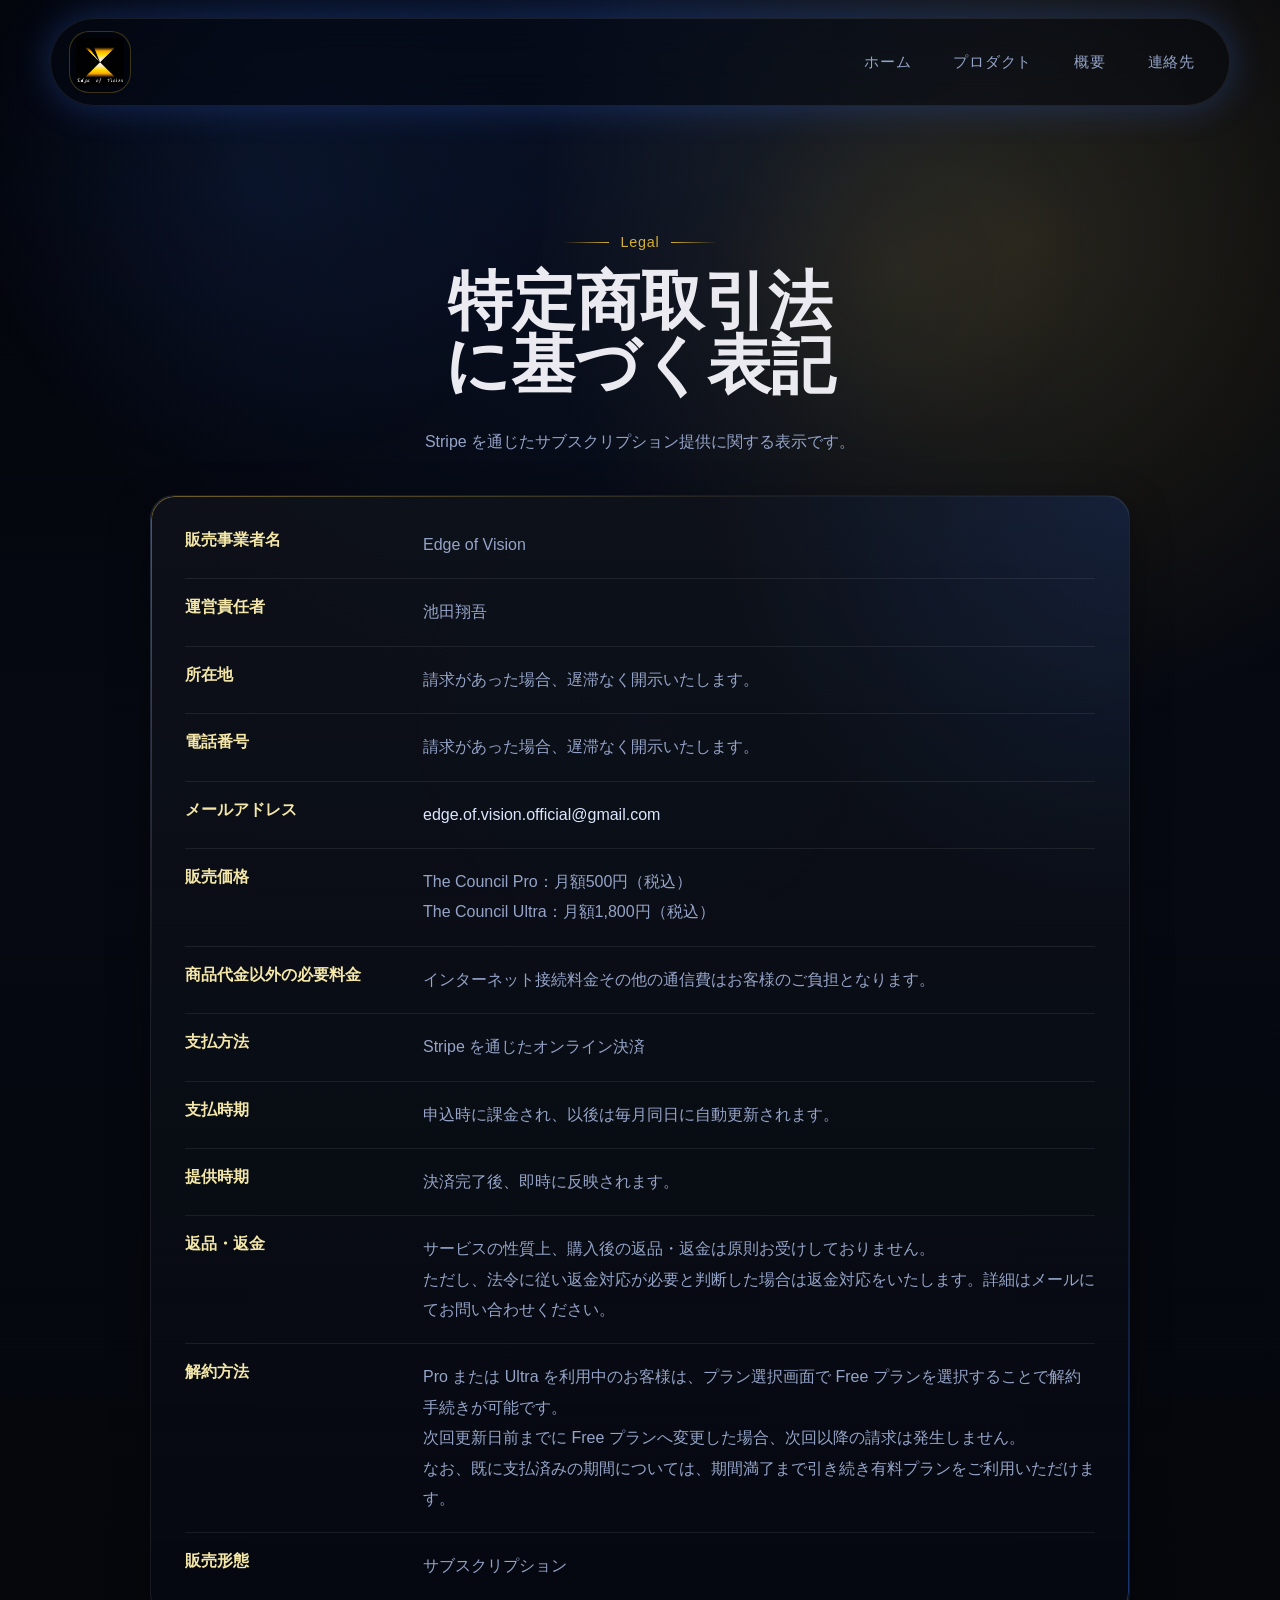
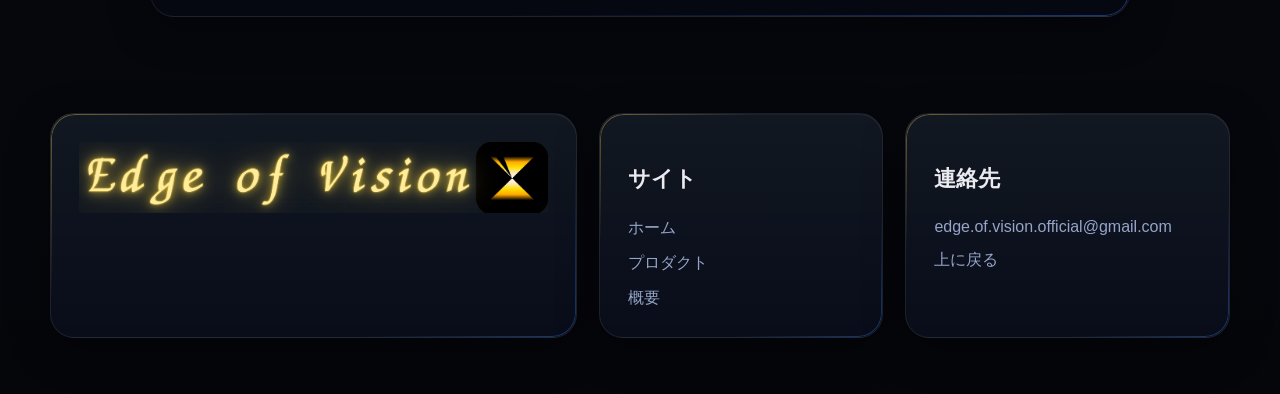
<file: tokushoho.html>
<!DOCTYPE html>
<html lang="ja">
<head>
  <meta charset="UTF-8">
  <meta name="viewport" content="width=device-width, initial-scale=1.0">
  <title>特定商取引法に基づく表記 | Edge of Vision</title>
  <meta
    name="description"
    content="Edge of Vision の特定商取引法に基づく表記です。"
  >
  <link rel="icon" href="pictures/logo.png">
  <link rel="stylesheet" href="styles.css">
</head>
<body class="legal-page" data-language="ja">
  <div class="site-chrome"></div>

  <header class="site-header legal-header" id="top">
    <a class="brand-mark" href="index.html#home" aria-label="Edge of Vision home">
      <img src="pictures/logo.png" alt="Edge of Vision logo">
    </a>

    <div class="header-actions">
      <nav class="site-nav" aria-label="Primary">
        <a href="index.html#home">ホーム</a>
        <a href="index.html#products">プロダクト</a>
        <a href="index.html#about">概要</a>
        <a href="index.html#contact">連絡先</a>
      </nav>
    </div>
  </header>

  <main class="legal-main">
    <section class="legal-hero">
      <div class="section-heading">
        <p class="section-kicker">Legal</p>
        <h1>特定商取引法に基づく表記</h1>
      </div>
      <p class="legal-intro">
        Stripe を通じたサブスクリプション提供に関する表示です。
      </p>
    </section>

    <section class="legal-card">
      <dl class="legal-list">
        <div class="legal-row">
          <dt>販売事業者名</dt>
          <dd>Edge of Vision</dd>
        </div>
        <div class="legal-row">
          <dt>運営責任者</dt>
          <dd>池田翔吾</dd>
        </div>
        <div class="legal-row">
          <dt>所在地</dt>
          <dd>請求があった場合、遅滞なく開示いたします。</dd>
        </div>
        <div class="legal-row">
          <dt>電話番号</dt>
          <dd>請求があった場合、遅滞なく開示いたします。</dd>
        </div>
        <div class="legal-row">
          <dt>メールアドレス</dt>
          <dd><a href="mailto:edge.of.vision.official@gmail.com">edge.of.vision.official@gmail.com</a></dd>
        </div>
        <div class="legal-row">
          <dt>販売価格</dt>
          <dd>
            The Council Pro：月額500円（税込）<br>
            The Council Ultra：月額1,800円（税込）
          </dd>
        </div>
        <div class="legal-row">
          <dt>商品代金以外の必要料金</dt>
          <dd>インターネット接続料金その他の通信費はお客様のご負担となります。</dd>
        </div>
        <div class="legal-row">
          <dt>支払方法</dt>
          <dd>Stripe を通じたオンライン決済</dd>
        </div>
        <div class="legal-row">
          <dt>支払時期</dt>
          <dd>申込時に課金され、以後は毎月同日に自動更新されます。</dd>
        </div>
        <div class="legal-row">
          <dt>提供時期</dt>
          <dd>決済完了後、即時に反映されます。</dd>
        </div>
        <div class="legal-row">
          <dt>返品・返金</dt>
          <dd>
            サービスの性質上、購入後の返品・返金は原則お受けしておりません。<br>
            ただし、法令に従い返金対応が必要と判断した場合は返金対応をいたします。詳細はメールにてお問い合わせください。
          </dd>
        </div>
        <div class="legal-row">
          <dt>解約方法</dt>
          <dd>
            Pro または Ultra を利用中のお客様は、プラン選択画面で Free プランを選択することで解約手続きが可能です。<br>
            次回更新日前までに Free プランへ変更した場合、次回以降の請求は発生しません。<br>
            なお、既に支払済みの期間については、期間満了まで引き続き有料プランをご利用いただけます。
          </dd>
        </div>
        <div class="legal-row">
          <dt>販売形態</dt>
          <dd>サブスクリプション</dd>
        </div>
      </dl>
    </section>
  </main>

  <footer class="site-footer legal-footer">
    <div class="footer-brand">
      <img class="footer-brand__wordmark" src="pictures/text_yellow.png" alt="Edge of Vision">
    </div>

    <div class="footer-column">
      <h3>サイト</h3>
      <a href="index.html#home">ホーム</a>
      <a href="index.html#products">プロダクト</a>
      <a href="index.html#about">概要</a>
    </div>

    <div class="footer-column" id="contact">
      <h3>連絡先</h3>
      <a href="mailto:edge.of.vision.official@gmail.com">edge.of.vision.official@gmail.com</a>
      <a href="#top">上に戻る</a>
    </div>
  </footer>
</body>
</html>
</file>
<file: styles.css>
:root {
  --background: #05060a;
  --background-soft: #09101d;
  --panel: rgba(11, 18, 32, 0.7);
  --panel-strong: rgba(6, 10, 18, 0.88);
  --gold: #d4af37;
  --gold-soft: rgba(212, 175, 55, 0.18);
  --gold-line: rgba(212, 175, 55, 0.42);
  --blue: #3a7bff;
  --blue-soft: rgba(58, 123, 255, 0.14);
  --text: #eaeaf0;
  --muted: #95a4c8;
  --shadow-blue: 0 0 36px rgba(58, 123, 255, 0.28);
  --shadow-gold: 0 0 32px rgba(212, 175, 55, 0.16);
  --radius-xl: 32px;
  --radius-lg: 24px;
  --radius-md: 18px;
  --border: 1px solid rgba(255, 255, 255, 0.08);
  --content-width: min(1180px, calc(100vw - 48px));
}

*,
*::before,
*::after {
  box-sizing: border-box;
}

html {
  scroll-behavior: smooth;
}

body {
  margin: 0;
  min-width: 320px;
  color: var(--text);
  font-family: "Hiragino Sans", "Yu Gothic", "Meiryo", sans-serif;
  background:
    radial-gradient(circle at top, rgba(58, 123, 255, 0.12), transparent 34%),
    radial-gradient(circle at 80% 12%, rgba(212, 175, 55, 0.16), transparent 24%),
    linear-gradient(180deg, #03040a 0%, #060912 38%, #05060a 100%);
  overflow-x: hidden;
}

img {
  display: block;
  max-width: 100%;
}

a {
  color: inherit;
  text-decoration: none;
}

p {
  margin: 0;
}

ul {
  margin: 0;
  padding: 0;
  list-style: none;
}

main,
.site-footer {
  position: relative;
  z-index: 2;
}

.site-chrome {
  position: fixed;
  inset: 0;
  pointer-events: none;
  background:
    radial-gradient(circle at 20% 20%, rgba(58, 123, 255, 0.08), transparent 24%),
    radial-gradient(circle at 70% 30%, rgba(212, 175, 55, 0.06), transparent 18%),
    radial-gradient(circle at 50% 80%, rgba(58, 123, 255, 0.08), transparent 24%);
  z-index: 0;
}

.starfield {
  position: fixed;
  inset: 0;
  pointer-events: none;
  z-index: 1;
  opacity: 0.72;
}

.star {
  position: absolute;
  width: 2px;
  height: 2px;
  border-radius: 999px;
  background: rgba(255, 255, 255, 0.9);
  box-shadow:
    0 0 6px rgba(255, 255, 255, 0.48),
    0 0 18px rgba(58, 123, 255, 0.28);
  animation: twinkle var(--twinkle-duration) ease-in-out infinite;
  animation-delay: var(--twinkle-delay);
}

.starfield--far .star {
  opacity: 0.34;
}

.starfield--mid .star {
  opacity: 0.58;
}

.starfield--near .star {
  width: 3px;
  height: 3px;
}

.site-header,
.hero,
.vision,
.products,
.founder,
.technology,
.cta,
.site-footer {
  width: var(--content-width);
  margin: 0 auto;
}

.site-header {
  position: sticky;
  top: 18px;
  display: flex;
  align-items: center;
  justify-content: space-between;
  gap: 18px;
  padding: 12px 18px;
  margin-top: 18px;
  backdrop-filter: blur(18px);
  background: rgba(4, 8, 16, 0.48);
  border: var(--border);
  border-radius: 999px;
  box-shadow: var(--shadow-blue);
  z-index: 10;
  transition:
    background-color 180ms ease,
    box-shadow 180ms ease,
    border-color 180ms ease,
    transform 180ms ease;
}

.site-header.is-scrolled {
  background: rgba(4, 8, 16, 0.76);
  border-color: rgba(58, 123, 255, 0.18);
  box-shadow:
    0 0 0 1px rgba(58, 123, 255, 0.12),
    0 0 32px rgba(58, 123, 255, 0.18);
}

.brand-mark {
  flex: 0 0 auto;
  width: 62px;
  height: 62px;
  padding: 6px;
  border-radius: 20px;
  background: rgba(0, 0, 0, 0.34);
  border: 1px solid rgba(212, 175, 55, 0.28);
}

.brand-mark img {
  width: 100%;
  height: 100%;
  object-fit: contain;
}

.site-nav {
  display: flex;
  align-items: center;
  gap: 10px;
  flex-wrap: wrap;
  justify-content: flex-end;
}

.header-actions {
  display: flex;
  align-items: center;
  gap: 12px;
  margin-left: auto;
}

.site-nav a {
  padding: 10px 16px;
  border-radius: 999px;
  color: var(--muted);
  font-size: 0.95rem;
  letter-spacing: 0.08em;
  text-transform: uppercase;
  transition:
    color 180ms ease,
    background-color 180ms ease,
    box-shadow 180ms ease;
}

.site-nav a:hover,
.site-nav a:focus-visible {
  color: var(--text);
  background: rgba(58, 123, 255, 0.12);
  box-shadow: inset 0 0 0 1px rgba(58, 123, 255, 0.26);
}

.language-switch {
  min-width: 70px;
  min-height: 44px;
  padding: 0 16px;
  border: 1px solid rgba(212, 175, 55, 0.3);
  border-radius: 999px;
  background:
    linear-gradient(135deg, rgba(12, 18, 32, 0.92), rgba(7, 10, 19, 0.9)),
    linear-gradient(90deg, rgba(255, 255, 255, 0.08), transparent);
  color: #f7e7a6;
  font: inherit;
  font-size: 0.9rem;
  font-weight: 700;
  letter-spacing: 0.12em;
  text-transform: uppercase;
  cursor: pointer;
  box-shadow:
    0 0 0 1px rgba(212, 175, 55, 0.08),
    0 0 24px rgba(212, 175, 55, 0.12);
  transition:
    transform 180ms ease,
    box-shadow 180ms ease,
    border-color 180ms ease;
}

.language-switch:hover,
.language-switch:focus-visible {
  transform: translateY(-2px);
  border-color: rgba(212, 175, 55, 0.4);
  box-shadow:
    0 0 0 1px rgba(212, 175, 55, 0.1),
    0 0 30px rgba(212, 175, 55, 0.18);
}

.nav-toggle {
  display: none;
  width: 52px;
  height: 52px;
  border: 0;
  border-radius: 18px;
  background: rgba(8, 14, 24, 0.84);
  cursor: pointer;
}

.nav-toggle span {
  display: block;
  width: 22px;
  height: 2px;
  margin: 5px auto;
  background: var(--text);
  border-radius: 999px;
  transition: transform 180ms ease, opacity 180ms ease;
}

.site-header.is-open .nav-toggle span:nth-child(1) {
  transform: translateY(7px) rotate(45deg);
}

.site-header.is-open .nav-toggle span:nth-child(2) {
  opacity: 0;
}

.site-header.is-open .nav-toggle span:nth-child(3) {
  transform: translateY(-7px) rotate(-45deg);
}

section {
  padding: 96px 0 0;
}

.section-kicker {
  display: inline-flex;
  align-items: center;
  justify-content: center;
  gap: 12px;
  margin-bottom: 10px;
  color: var(--gold);
  font-size: 0.9rem;
  letter-spacing: 0.22em;
  text-transform: uppercase;
}

.section-kicker::before,
.section-kicker::after {
  content: "";
  width: 46px;
  height: 1px;
  background: linear-gradient(90deg, transparent, var(--gold));
}

.section-kicker::after {
  transform: scaleX(-1);
}

.section-heading {
  display: grid;
  justify-items: center;
  gap: 10px;
  max-width: 920px;
  margin: 0 auto 34px;
  text-align: center;
}

.section-heading h2,
.cta__panel h2 {
  margin: 0 auto;
  max-width: 15ch;
  font-family: "Yu Mincho", "Hiragino Mincho ProN", "Times New Roman", serif;
  font-size: clamp(2.3rem, 5vw, 4.4rem);
  font-weight: 700;
  line-height: 0.94;
  letter-spacing: 0.02em;
  text-wrap: balance;
}

.section-heading--split {
  grid-template-columns: minmax(0, 1.15fr) minmax(280px, 0.85fr);
  align-items: end;
}

.section-heading__aside {
  color: var(--muted);
  line-height: 1.8;
}

.hero {
  position: relative;
  min-height: calc(100vh - 160px);
  display: flex;
  align-items: center;
  justify-content: center;
  padding-top: 58px;
}

.hero__background {
  position: absolute;
  inset: 0;
  overflow: hidden;
  border-radius: 40px;
  border: 1px solid rgba(58, 123, 255, 0.22);
  box-shadow:
    inset 0 0 0 1px rgba(255, 255, 255, 0.05),
    var(--shadow-blue);
}

.hero__background::after {
  content: "";
  position: absolute;
  inset: 0;
  background:
    linear-gradient(180deg, rgba(2, 5, 14, 0.44), rgba(2, 5, 14, 0.88)),
    radial-gradient(circle at center, rgba(255, 255, 255, 0.08), transparent 35%);
}

.hero__background img {
  width: 100%;
  height: 100%;
  object-fit: cover;
  transform: scale(1.05);
  filter: saturate(1.12) brightness(0.88);
}

.hero__content {
  position: relative;
  display: grid;
  gap: 0;
  justify-items: center;
  width: min(960px, 100%);
  max-width: none;
  margin: 0 auto;
  padding: 72px min(5vw, 56px);
  text-align: center;
}

.hero__wordmark {
  width: min(780px, 100%);
  margin: 0 auto 18px;
  border-radius: 26px;
  filter:
    drop-shadow(0 0 12px rgba(212, 175, 55, 0.34))
    drop-shadow(0 0 22px rgba(255, 239, 166, 0.2));
}

.hero__lede {
  max-width: none;
  font-family: "Yu Mincho", "Hiragino Mincho ProN", "Times New Roman", serif;
  font-size: clamp(1.25rem, 4.1vw, 4.2rem);
  line-height: 0.97;
  margin-bottom: 12px;
  text-align: center;
  text-wrap: balance;
}

body[data-language="en"] .hero__lede {
  font-size: clamp(1.08rem, 3.45vw, 3.35rem);
}

.hero__copy {
  max-width: 58ch;
  color: rgba(234, 234, 240, 0.88);
  line-height: 1.9;
  font-size: 1.05rem;
  margin-bottom: 26px;
  margin-left: auto;
  margin-right: auto;
  text-align: center;
}

.hero__actions,
.cta__actions {
  display: flex;
  flex-wrap: wrap;
  gap: 14px;
}

.hero__actions {
  justify-content: center;
}

.button {
  display: inline-flex;
  align-items: center;
  justify-content: center;
  min-height: 56px;
  padding: 0 24px;
  border-radius: 999px;
  border: 1px solid transparent;
  font-weight: 700;
  letter-spacing: 0.06em;
  text-transform: uppercase;
  transition:
    transform 180ms ease,
    box-shadow 180ms ease,
    border-color 180ms ease,
    background-color 180ms ease;
}

.button:hover,
.button:focus-visible {
  transform: translateY(-2px);
}

.button--primary {
  color: #fefcf3;
  background:
    linear-gradient(135deg, rgba(13, 19, 37, 0.9), rgba(22, 54, 122, 0.88)),
    linear-gradient(90deg, rgba(255, 255, 255, 0.08), transparent);
  border-color: rgba(58, 123, 255, 0.34);
  box-shadow:
    0 0 0 1px rgba(58, 123, 255, 0.18),
    0 0 30px rgba(58, 123, 255, 0.28);
}

.button--secondary {
  color: var(--text);
  background: rgba(4, 8, 16, 0.5);
  border-color: rgba(212, 175, 55, 0.32);
  box-shadow: var(--shadow-gold);
}

.hero__signal-grid {
  display: grid;
  grid-template-columns: repeat(3, minmax(0, 1fr));
  gap: 16px;
  margin-top: 12px;
}

.signal-card,
.vision__panel,
.product-card,
.founder__message,
.founder__photo-panel,
.founder__bio,
.tech-panel,
.cta__panel,
.footer-brand,
.footer-column {
  position: relative;
  overflow: hidden;
  border: var(--border);
  border-radius: var(--radius-lg);
  background:
    linear-gradient(180deg, rgba(255, 255, 255, 0.04), transparent),
    var(--panel);
  box-shadow:
    inset 0 1px 0 rgba(255, 255, 255, 0.04),
    0 12px 40px rgba(0, 0, 0, 0.36);
}

.signal-card::before,
.vision__panel::before,
.product-card::before,
.founder__message::before,
.founder__photo-panel::before,
.founder__bio::before,
.tech-panel::before,
.cta__panel::before,
.footer-brand::before,
.footer-column::before {
  content: "";
  position: absolute;
  inset: 0;
  border-radius: inherit;
  padding: 1px;
  background:
    linear-gradient(140deg, rgba(212, 175, 55, 0.48), transparent 28%, transparent 72%, rgba(58, 123, 255, 0.42));
  mask:
    linear-gradient(#fff 0 0) content-box,
    linear-gradient(#fff 0 0);
  mask-composite: exclude;
  -webkit-mask:
    linear-gradient(#fff 0 0) content-box,
    linear-gradient(#fff 0 0);
  -webkit-mask-composite: xor;
  pointer-events: none;
}

.signal-card {
  padding: 22px;
}

.signal-card strong,
.product-card h3,
.founder__bio h3,
.tech-panel h3,
.footer-column h3 {
  display: block;
  margin-bottom: 10px;
  font-family: "Yu Mincho", "Hiragino Mincho ProN", "Times New Roman", serif;
  font-size: 1.38rem;
}

.signal-card__label,
.product-card__status {
  display: inline-flex;
  margin-bottom: 14px;
  color: var(--gold);
  font-size: 0.82rem;
  letter-spacing: 0.14em;
  text-transform: uppercase;
}

.signal-card p,
.vision__body,
.product-card p,
.founder__message p,
.founder__bio p,
.tech-panel p,
.cta__panel p,
.footer-brand p,
.footer-note {
  color: var(--muted);
  line-height: 1.8;
}

.vision__panel {
  max-width: 980px;
  margin: 0 auto;
  padding: 42px;
  text-align: center;
  background:
    radial-gradient(circle at 15% 15%, rgba(58, 123, 255, 0.12), transparent 24%),
    linear-gradient(180deg, rgba(255, 255, 255, 0.03), transparent),
    var(--panel-strong);
}

.vision__quote {
  margin-bottom: 14px;
  max-width: none;
  font-family: "Yu Mincho", "Hiragino Mincho ProN", "Times New Roman", serif;
  font-size: clamp(1.2rem, 3.2vw, 3rem);
  line-height: 1.04;
  color: #f6f7fb;
  text-wrap: balance;
}

.vision__body {
  max-width: 58ch;
  margin: 0 auto;
}

.vision {
  padding-top: 84px;
}

.products {
  padding-top: 124px;
}

.founder {
  padding-top: 136px;
}

.founder__message,
.founder__profile {
  max-width: 1080px;
  margin: 0 auto;
}

.founder__message {
  display: grid;
  gap: 18px;
  padding: 38px 42px;
  background:
    radial-gradient(circle at top left, rgba(212, 175, 55, 0.09), transparent 26%),
    radial-gradient(circle at right center, rgba(58, 123, 255, 0.12), transparent 28%),
    linear-gradient(180deg, rgba(255, 255, 255, 0.03), transparent),
    var(--panel-strong);
}

.founder__lead {
  margin-bottom: 8px;
  color: #f5f0da;
  font-family: "Yu Mincho", "Hiragino Mincho ProN", "Times New Roman", serif;
  font-size: clamp(1.45rem, 2.8vw, 2.5rem);
  line-height: 1.35;
  text-wrap: balance;
}

.founder__profile {
  display: grid;
  grid-template-columns: minmax(280px, 0.8fr) minmax(0, 1.2fr);
  gap: 26px;
  margin-top: 30px;
}

.founder__photo-panel,
.founder__bio {
  padding: 28px;
}

.founder__photo-panel {
  background:
    linear-gradient(180deg, rgba(255, 255, 255, 0.03), transparent),
    rgba(4, 8, 16, 0.88);
}

.founder__photo {
  width: 100%;
  aspect-ratio: 4 / 5;
  border-radius: 22px;
  object-fit: cover;
  object-position: 13% 24%;
  box-shadow:
    0 0 0 1px rgba(255, 255, 255, 0.05),
    0 18px 34px rgba(0, 0, 0, 0.34);
}

.founder__bio {
  display: grid;
  align-content: start;
  gap: 16px;
  background:
    radial-gradient(circle at top right, rgba(58, 123, 255, 0.12), transparent 24%),
    linear-gradient(180deg, rgba(255, 255, 255, 0.03), transparent),
    rgba(4, 8, 16, 0.88);
}

.founder__profile-kicker {
  color: var(--gold);
  font-size: 0.82rem;
  font-weight: 700;
  letter-spacing: 0.16em;
  text-transform: uppercase;
}

.products__intro {
  display: grid;
  justify-items: center;
  gap: 18px;
  max-width: 980px;
  margin: 0 auto 46px;
  text-align: center;
}

.products .section-heading {
  margin-bottom: 0;
}

.products__launch {
  position: relative;
  display: grid;
  place-items: center;
  width: min(420px, 100%);
  min-height: 170px;
  padding: 24px;
  margin: 0;
  border-radius: 30px;
  overflow: hidden;
  background:
    linear-gradient(180deg, rgba(2, 5, 14, 0.18), rgba(2, 5, 14, 0.66)),
    url("pictures/button.png") center/cover no-repeat;
  box-shadow:
    0 0 0 1px rgba(58, 123, 255, 0.16),
    0 18px 42px rgba(58, 123, 255, 0.24);
  transition: transform 180ms ease, box-shadow 180ms ease;
}

.products__launch:hover,
.products__launch:focus-visible {
  transform: translateY(-3px) scale(1.01);
  box-shadow:
    0 0 0 1px rgba(58, 123, 255, 0.22),
    0 22px 52px rgba(58, 123, 255, 0.28);
}

.products__launch span {
  display: inline-flex;
  align-items: center;
  justify-content: center;
  min-height: 54px;
  padding: 0 28px;
  border-radius: 999px;
  background: rgba(3, 7, 16, 0.78);
  border: 1px solid rgba(58, 123, 255, 0.24);
  box-shadow:
    0 0 0 1px rgba(255, 255, 255, 0.04),
    0 0 28px rgba(58, 123, 255, 0.18);
  color: #f6f8ff;
  font-size: 1rem;
  font-weight: 700;
  letter-spacing: 0.08em;
}

.product-grid,
.site-footer {
  display: grid;
  gap: 22px;
}

.product-grid {
  grid-template-columns: repeat(3, minmax(0, 1fr));
  gap: 26px;
  max-width: 1080px;
  margin: 0 auto;
}

.product-card {
  padding: 28px;
  background:
    radial-gradient(circle at top right, rgba(58, 123, 255, 0.1), transparent 28%),
    linear-gradient(180deg, rgba(255, 255, 255, 0.03), transparent),
    rgba(4, 8, 16, 0.84);
  transition:
    transform 180ms ease,
    box-shadow 180ms ease,
    background-color 180ms ease;
}

.product-card:hover,
.product-card:focus-within {
  transform: translateY(-4px);
  box-shadow:
    0 16px 44px rgba(0, 0, 0, 0.42),
    0 0 0 1px rgba(58, 123, 255, 0.16);
  background:
    radial-gradient(circle at top right, rgba(58, 123, 255, 0.18), transparent 32%),
    linear-gradient(180deg, rgba(255, 255, 255, 0.04), transparent),
    rgba(5, 10, 18, 0.92);
}

.product-card__tags {
  display: flex;
  flex-wrap: wrap;
  gap: 10px;
  margin: 18px 0 26px;
}

.product-card__tags li {
  padding: 9px 12px;
  border-radius: 999px;
  background: rgba(58, 123, 255, 0.1);
  color: #dbe7ff;
  font-size: 0.92rem;
}

.product-card__link {
  display: inline-flex;
  align-items: center;
  justify-content: center;
  min-height: 44px;
  padding: 0 16px;
  border-radius: 999px;
  background: rgba(212, 175, 55, 0.1);
  border: 1px solid rgba(212, 175, 55, 0.26);
  color: #f6e29f;
  font-size: 0.86rem;
  font-weight: 700;
  letter-spacing: 0.08em;
  text-transform: uppercase;
}

.technology__layout {
  display: grid;
  grid-template-columns: minmax(320px, 0.95fr) minmax(0, 1.05fr);
  gap: 28px;
  align-items: center;
}

.technology__orbital {
  position: relative;
  aspect-ratio: 1;
  min-height: 420px;
  border-radius: 50%;
  background:
    radial-gradient(circle at center, rgba(58, 123, 255, 0.22), transparent 36%),
    radial-gradient(circle at 40% 40%, rgba(255, 255, 255, 0.1), transparent 18%),
    rgba(3, 7, 16, 0.7);
  border: 1px solid rgba(58, 123, 255, 0.18);
  box-shadow:
    inset 0 0 80px rgba(58, 123, 255, 0.12),
    0 0 50px rgba(58, 123, 255, 0.18);
}

.orbital-core,
.orbital-node {
  position: absolute;
  display: inline-flex;
  align-items: center;
  justify-content: center;
  border-radius: 999px;
  backdrop-filter: blur(12px);
}

.orbital-core {
  inset: 50%;
  width: 120px;
  height: 120px;
  margin: -60px;
  border: 1px solid rgba(212, 175, 55, 0.3);
  background:
    radial-gradient(circle at center, rgba(58, 123, 255, 0.26), rgba(4, 8, 16, 0.88));
  box-shadow:
    0 0 40px rgba(58, 123, 255, 0.22),
    0 0 0 1px rgba(255, 255, 255, 0.06);
  font-family: "Yu Mincho", "Hiragino Mincho ProN", "Times New Roman", serif;
  font-size: 1.2rem;
}

.orbital-ring {
  position: absolute;
  inset: 12%;
  border-radius: 50%;
  border: 1px solid rgba(58, 123, 255, 0.22);
}

.orbital-ring--inner {
  inset: 25%;
  border-color: rgba(212, 175, 55, 0.18);
}

.orbital-node {
  min-width: 90px;
  min-height: 40px;
  padding: 0 16px;
  border: 1px solid rgba(255, 255, 255, 0.08);
  background: rgba(7, 13, 24, 0.78);
  box-shadow: 0 0 24px rgba(58, 123, 255, 0.18);
}

.orbital-node--one {
  top: 12%;
  left: 39%;
}

.orbital-node--two {
  top: 31%;
  right: 4%;
}

.orbital-node--three {
  bottom: 16%;
  right: 12%;
}

.orbital-node--four {
  bottom: 11%;
  left: 17%;
}

.orbital-node--five {
  top: 34%;
  left: 2%;
}

.technology__panels {
  display: grid;
  gap: 18px;
}

.tech-panel,
.footer-column,
.footer-brand,
.cta__panel {
  padding: 28px;
}

.vision .section-heading h2 {
  max-width: 18ch;
  font-size: clamp(1.8rem, 4vw, 3.5rem);
}

.products .section-heading h2 {
  max-width: 18ch;
}

.cta {
  padding-top: 136px;
  padding-bottom: 108px;
}

.cta__panel {
  max-width: 980px;
  margin: 0 auto;
  padding: 52px 46px;
  text-align: center;
  background:
    radial-gradient(circle at top, rgba(58, 123, 255, 0.2), transparent 32%),
    linear-gradient(180deg, rgba(255, 255, 255, 0.04), transparent),
    rgba(4, 8, 16, 0.88);
}

.cta__panel h2 {
  max-width: none;
  margin-bottom: 12px;
}

.cta__panel p {
  max-width: 60ch;
  margin: 0 auto;
}

.cta__actions {
  justify-content: center;
  margin-top: 26px;
}

.site-footer {
  grid-template-columns: minmax(320px, 1.3fr) minmax(180px, 0.7fr) minmax(220px, 0.8fr);
  padding: 28px 0 56px;
}

.footer-brand__wordmark {
  width: min(540px, 100%);
  margin: 0 auto 16px;
}

.footer-column {
  display: grid;
  align-content: start;
  gap: 14px;
}

.footer-column a {
  color: var(--muted);
  transition: color 180ms ease;
}

.footer-column a:hover,
.footer-column a:focus-visible {
  color: var(--text);
}

.footer-note {
  margin-top: 10px;
  font-size: 0.95rem;
}

.legal-page {
  min-height: 100vh;
}

.legal-header {
  position: sticky;
}

.legal-main {
  position: relative;
  z-index: 2;
  width: var(--content-width);
  margin: 0 auto;
  padding: 72px 0 96px;
}

.legal-hero {
  padding-top: 56px;
}

.legal-hero h1 {
  margin: 0 auto;
  max-width: 16ch;
  font-family: "Yu Mincho", "Hiragino Mincho ProN", "Times New Roman", serif;
  font-size: clamp(2.2rem, 5vw, 4rem);
  line-height: 1;
  text-align: center;
  text-wrap: balance;
}

.legal-intro {
  max-width: 60ch;
  margin: 18px auto 0;
  color: var(--muted);
  text-align: center;
}

.legal-card {
  position: relative;
  overflow: hidden;
  max-width: 980px;
  margin: 42px auto 0;
  padding: 34px;
  border: var(--border);
  border-radius: var(--radius-lg);
  background:
    radial-gradient(circle at top right, rgba(58, 123, 255, 0.14), transparent 28%),
    linear-gradient(180deg, rgba(255, 255, 255, 0.03), transparent),
    var(--panel-strong);
  box-shadow:
    inset 0 1px 0 rgba(255, 255, 255, 0.04),
    0 12px 40px rgba(0, 0, 0, 0.36);
}

.legal-card::before {
  content: "";
  position: absolute;
  inset: 0;
  border-radius: inherit;
  padding: 1px;
  background:
    linear-gradient(140deg, rgba(212, 175, 55, 0.48), transparent 28%, transparent 72%, rgba(58, 123, 255, 0.42));
  mask:
    linear-gradient(#fff 0 0) content-box,
    linear-gradient(#fff 0 0);
  mask-composite: exclude;
  -webkit-mask:
    linear-gradient(#fff 0 0) content-box,
    linear-gradient(#fff 0 0);
  -webkit-mask-composite: xor;
  pointer-events: none;
}

.legal-list {
  position: relative;
  z-index: 1;
  display: grid;
  gap: 18px;
  margin: 0;
}

.legal-row {
  display: grid;
  grid-template-columns: minmax(180px, 220px) minmax(0, 1fr);
  gap: 18px;
  padding-bottom: 18px;
  border-bottom: 1px solid rgba(255, 255, 255, 0.08);
}

.legal-row:last-child {
  padding-bottom: 0;
  border-bottom: 0;
}

.legal-row dt {
  color: #f4e7a8;
  font-weight: 700;
}

.legal-row dd {
  margin: 0;
  color: var(--muted);
  line-height: 1.9;
}

.legal-row a {
  color: #dce7ff;
}

.legal-footer {
  padding-top: 0;
}

.lyra-page {
  min-height: 100vh;
}

.lyra-main {
  position: relative;
  z-index: 2;
  width: var(--content-width);
  margin: 0 auto;
  padding: 72px 0 108px;
}

.lyra-site-header .header-actions {
  margin-left: auto;
}

.lyra-nav {
  display: flex;
  align-items: center;
  justify-content: flex-end;
  flex-wrap: wrap;
  gap: 10px;
}

.lyra-nav a {
  padding: 10px 16px;
  border-radius: 999px;
  color: var(--muted);
  font-size: 0.95rem;
  letter-spacing: 0.05em;
  transition:
    color 180ms ease,
    background-color 180ms ease,
    box-shadow 180ms ease;
}

.lyra-nav a:hover,
.lyra-nav a:focus-visible {
  color: var(--text);
  background: rgba(58, 123, 255, 0.12);
  box-shadow: inset 0 0 0 1px rgba(58, 123, 255, 0.26);
}

.lyra-hero,
.lyra-pricing,
.lyra-billing,
.lyra-flow {
  display: grid;
  gap: 28px;
}

.lyra-hero {
  grid-template-columns: minmax(0, 1.02fr) minmax(340px, 0.98fr);
  align-items: center;
  padding-top: 56px;
}

.lyra-hero__copy {
  display: grid;
  gap: 18px;
}

.lyra-hero h1 {
  margin: 0;
  max-width: 11ch;
  font-family: "Yu Mincho", "Hiragino Mincho ProN", "Times New Roman", serif;
  font-size: clamp(2.7rem, 5.6vw, 5.2rem);
  line-height: 0.95;
  text-wrap: balance;
}

.lyra-hero__body,
.lyra-summary-card p,
.lyra-flow__copy p,
.lyra-note,
.lyra-billing__copy p {
  color: rgba(234, 234, 240, 0.88);
  line-height: 1.9;
}

.lyra-hero__body {
  max-width: 58ch;
  font-size: 1.04rem;
}

.lyra-hero__actions {
  display: flex;
  flex-wrap: wrap;
  gap: 14px;
}

.lyra-pills {
  display: flex;
  flex-wrap: wrap;
  gap: 12px;
}

.lyra-pills li {
  padding: 10px 14px;
  border-radius: 999px;
  border: 1px solid rgba(212, 175, 55, 0.22);
  background: rgba(212, 175, 55, 0.08);
  color: #f7e7a6;
  font-size: 0.92rem;
}

.lyra-hero__visual,
.lyra-summary-card,
.lyra-table-card,
.lyra-shot__frame,
.lyra-safety-card,
.lyra-billing__copy {
  position: relative;
  overflow: hidden;
  border: var(--border);
  border-radius: var(--radius-lg);
  background:
    linear-gradient(180deg, rgba(255, 255, 255, 0.04), transparent),
    var(--panel);
  box-shadow:
    inset 0 1px 0 rgba(255, 255, 255, 0.04),
    0 12px 40px rgba(0, 0, 0, 0.36);
}

.lyra-hero__visual::before,
.lyra-summary-card::before,
.lyra-table-card::before,
.lyra-shot__frame::before,
.lyra-safety-card::before,
.lyra-billing__copy::before {
  content: "";
  position: absolute;
  inset: 0;
  border-radius: inherit;
  padding: 1px;
  background:
    linear-gradient(140deg, rgba(212, 175, 55, 0.48), transparent 28%, transparent 72%, rgba(58, 123, 255, 0.42));
  mask:
    linear-gradient(#fff 0 0) content-box,
    linear-gradient(#fff 0 0);
  mask-composite: exclude;
  -webkit-mask:
    linear-gradient(#fff 0 0) content-box,
    linear-gradient(#fff 0 0);
  -webkit-mask-composite: xor;
  pointer-events: none;
}

.lyra-hero__visual {
  padding: 30px;
  background:
    radial-gradient(circle at 78% 24%, rgba(212, 175, 55, 0.15), transparent 24%),
    radial-gradient(circle at 20% 64%, rgba(58, 123, 255, 0.18), transparent 24%),
    linear-gradient(180deg, rgba(255, 255, 255, 0.04), transparent),
    rgba(5, 10, 18, 0.92);
}

.lyra-hero__visual-card {
  display: grid;
  gap: 24px;
}

.lyra-wordmark {
  width: min(620px, 100%);
  margin: 0 auto;
  filter:
    drop-shadow(0 0 16px rgba(255, 233, 130, 0.18))
    drop-shadow(0 0 36px rgba(58, 123, 255, 0.14));
}

.lyra-stat-grid,
.lyra-summary {
  display: grid;
  gap: 18px;
}

.lyra-stat-grid {
  grid-template-columns: repeat(3, minmax(0, 1fr));
}

.lyra-stat {
  padding: 18px;
  border-radius: var(--radius-md);
  border: 1px solid rgba(255, 255, 255, 0.08);
  background: rgba(4, 8, 16, 0.56);
}

.lyra-stat span,
.lyra-step,
.lyra-summary-card__label,
.lyra-frame__eyebrow,
.lyra-frame__file {
  display: inline-flex;
  color: var(--gold);
  font-size: 0.82rem;
  letter-spacing: 0.14em;
  text-transform: uppercase;
}

.lyra-stat span {
  margin-bottom: 12px;
}

.lyra-stat strong {
  display: block;
  color: var(--text);
  line-height: 1.6;
}

.lyra-section {
  padding-top: 136px;
}

.lyra-section .section-heading h2 {
  max-width: 20ch;
  font-size: clamp(2.1rem, 4.6vw, 4rem);
}

.lyra-summary {
  grid-template-columns: repeat(3, minmax(0, 1fr));
}

.lyra-summary-card,
.lyra-table-card,
.lyra-billing__copy {
  padding: 28px;
}

.lyra-summary-card__label,
.lyra-step {
  margin-bottom: 14px;
}

.lyra-summary-card h3,
.lyra-flow__copy h3,
.lyra-table-card h3,
.lyra-billing__copy h3,
.lyra-frame__title {
  margin: 0 0 12px;
  font-family: "Yu Mincho", "Hiragino Mincho ProN", "Times New Roman", serif;
}

.lyra-summary-card h3,
.lyra-flow__copy h3,
.lyra-billing__copy h3 {
  font-size: 1.5rem;
  line-height: 1.35;
}

.lyra-flow-list {
  display: grid;
  gap: 34px;
}

.lyra-flow {
  grid-template-columns: minmax(300px, 0.92fr) minmax(0, 1.08fr);
  align-items: center;
}

.lyra-flow--reverse {
  grid-template-columns: minmax(0, 1.08fr) minmax(300px, 0.92fr);
}

.lyra-flow--reverse .lyra-shot {
  order: 2;
}

.lyra-flow--reverse .lyra-flow__copy {
  order: 1;
}

.lyra-shot {
  position: relative;
}

.lyra-shot__frame {
  padding: 18px;
  background:
    radial-gradient(circle at 82% 18%, rgba(58, 123, 255, 0.18), transparent 24%),
    linear-gradient(180deg, rgba(255, 255, 255, 0.04), transparent),
    rgba(6, 10, 18, 0.9);
}

.lyra-frame__topbar {
  display: flex;
  gap: 8px;
  margin-bottom: 18px;
}

.lyra-frame__topbar span {
  width: 10px;
  height: 10px;
  border-radius: 999px;
  background: rgba(255, 255, 255, 0.24);
}

.lyra-frame__topbar span:first-child {
  background: rgba(255, 138, 101, 0.9);
}

.lyra-frame__topbar span:nth-child(2) {
  background: rgba(255, 214, 102, 0.9);
}

.lyra-frame__topbar span:nth-child(3) {
  background: rgba(125, 216, 120, 0.9);
}

.lyra-shot__placeholder {
  display: grid;
  align-content: center;
  min-height: 360px;
  padding: 22px;
  border-radius: 20px;
  border: 1px dashed rgba(212, 175, 55, 0.32);
  background:
    linear-gradient(180deg, rgba(255, 255, 255, 0.02), transparent),
    rgba(3, 6, 13, 0.78);
}

.lyra-shot__hint {
  margin: 6px 0 4px;
  color: var(--text);
  font-size: 1.18rem;
  font-family: "Yu Mincho", "Hiragino Mincho ProN", "Times New Roman", serif;
  line-height: 1.5;
}

.lyra-frame__title {
  font-size: 1.55rem;
  line-height: 1.28;
}

.lyra-frame__points {
  display: grid;
  gap: 10px;
  margin: 10px 0 18px;
  padding-left: 18px;
  color: var(--muted);
  line-height: 1.75;
}

.lyra-frame__file {
  color: #dce7ff;
  font-family: "Cascadia Mono", "Consolas", monospace;
  letter-spacing: 0.08em;
  text-transform: none;
}

.lyra-flow__copy {
  padding: 10px 0;
}

.lyra-flow__lead {
  margin-bottom: 14px;
  color: var(--text);
}

.lyra-pricing {
  grid-template-columns: repeat(2, minmax(0, 1fr));
}

.lyra-table {
  width: 100%;
  border-collapse: collapse;
  color: rgba(234, 234, 240, 0.92);
}

.lyra-table th,
.lyra-table td {
  padding: 14px 12px;
  text-align: left;
  border-bottom: 1px solid rgba(255, 255, 255, 0.08);
}

.lyra-table th {
  color: #f4e7a8;
  font-size: 0.88rem;
  letter-spacing: 0.08em;
}

.lyra-table tr:last-child td {
  border-bottom: 0;
}

.lyra-note {
  margin-top: 16px;
}

.lyra-billing {
  grid-template-columns: minmax(300px, 0.92fr) minmax(0, 1.08fr);
  margin-top: 26px;
}

.lyra-billing__copy {
  display: grid;
  align-content: center;
}

/* Intro line under the hero copy */
.lyra-meta {
  max-width: 52ch;
  color: var(--muted);
  font-size: 0.95rem;
  line-height: 1.85;
}

/* Lead paragraph under a section heading */
.lyra-section__lead {
  max-width: 60ch;
  margin: 4px auto 0;
  color: rgba(234, 234, 240, 0.84);
  font-size: 1.02rem;
  line-height: 1.85;
}

/* Full-width console screenshot directly under the hero */
.lyra-preview-band {
  margin-top: 34px;
}

.lyra-shot--wide {
  margin: 0;
}

.lyra-shot--wide .lyra-shot__placeholder {
  min-height: clamp(240px, 38vw, 480px);
}

.lyra-shot--wide figcaption {
  margin-top: 16px;
  color: var(--muted);
  font-size: 0.95rem;
  line-height: 1.8;
  text-align: center;
}

/* Quick start checklist */
.lyra-quickstart {
  display: grid;
  gap: 22px;
}

.lyra-quicklist {
  display: grid;
  grid-template-columns: repeat(2, minmax(0, 1fr));
  gap: 14px;
  list-style: none;
}

.lyra-quicklist li {
  display: flex;
  gap: 16px;
  align-items: flex-start;
  padding: 18px 20px;
  border-radius: var(--radius-md);
  border: 1px solid rgba(255, 255, 255, 0.08);
  background:
    linear-gradient(180deg, rgba(255, 255, 255, 0.03), transparent),
    rgba(6, 10, 18, 0.72);
}

.lyra-quicknum {
  flex: none;
  display: grid;
  place-items: center;
  width: 38px;
  height: 38px;
  border-radius: 999px;
  border: 1px solid rgba(212, 175, 55, 0.5);
  background: rgba(212, 175, 55, 0.1);
  color: #f7e7a6;
  font-weight: 700;
  font-size: 1.05rem;
}

.lyra-quicklist strong {
  display: block;
  margin-bottom: 4px;
  color: var(--text);
  font-size: 1.06rem;
}

.lyra-quicklist p {
  color: var(--muted);
  font-size: 0.92rem;
  line-height: 1.7;
}

.lyra-quickstart__note {
  color: var(--muted);
  font-size: 0.95rem;
  line-height: 1.8;
}

/* Inline caution / pricing callout inside a flow step */
.lyra-callout {
  margin-top: 16px;
  padding: 14px 18px;
  border-radius: var(--radius-md);
  border: 1px solid rgba(212, 175, 55, 0.28);
  border-left: 3px solid var(--gold);
  background: rgba(212, 175, 55, 0.07);
  color: rgba(234, 234, 240, 0.92);
  font-size: 0.96rem;
  line-height: 1.8;
}

.lyra-callout span {
  display: inline-block;
  margin-right: 8px;
  color: #f7e7a6;
  font-weight: 700;
  font-size: 0.84rem;
  letter-spacing: 0.06em;
}

/* FAQ accordion */
.lyra-faq {
  display: grid;
  gap: 12px;
  max-width: 820px;
  margin: 0 auto;
}

.lyra-faq__item {
  padding: 4px 22px;
  border-radius: var(--radius-md);
  border: 1px solid rgba(255, 255, 255, 0.08);
  background:
    linear-gradient(180deg, rgba(255, 255, 255, 0.03), transparent),
    rgba(6, 10, 18, 0.72);
}

.lyra-faq__item summary {
  display: flex;
  align-items: center;
  justify-content: space-between;
  gap: 16px;
  padding: 16px 0;
  color: var(--text);
  font-size: 1.05rem;
  font-weight: 600;
  cursor: pointer;
  list-style: none;
}

.lyra-faq__item summary::-webkit-details-marker {
  display: none;
}

.lyra-faq__item summary::after {
  content: "+";
  flex: none;
  color: var(--gold);
  font-size: 1.4rem;
  line-height: 1;
  transition: transform 200ms ease;
}

.lyra-faq__item[open] summary::after {
  transform: rotate(45deg);
}

.lyra-faq__item p {
  padding: 0 0 18px;
  color: rgba(234, 234, 240, 0.86);
  line-height: 1.9;
}

/* Rights & safety */
.lyra-safety {
  display: grid;
  grid-template-columns: repeat(3, minmax(0, 1fr));
  gap: 18px;
}

.lyra-safety-card {
  padding: 26px;
}

.lyra-safety-card h3 {
  margin: 0 0 12px;
  font-family: "Yu Mincho", "Hiragino Mincho ProN", "Times New Roman", serif;
  font-size: 1.32rem;
  line-height: 1.4;
}

.lyra-safety-card p {
  color: rgba(234, 234, 240, 0.86);
  line-height: 1.85;
}

.lyra-safety-card__link {
  display: inline-block;
  margin-top: 14px;
  color: #f7e7a6;
  font-size: 0.94rem;
}

.lyra-safety-card__link:hover,
.lyra-safety-card__link:focus-visible {
  text-decoration: underline;
}

body[data-language="ja"] .site-nav a,
body[data-language="ja"] .language-switch,
body[data-language="ja"] .section-kicker,
body[data-language="ja"] .button,
body[data-language="ja"] .signal-card__label,
body[data-language="ja"] .product-card__status,
body[data-language="ja"] .product-card__link,
body[data-language="ja"] .products__launch span {
  letter-spacing: 0.05em;
  text-transform: none;
}

.reveal {
  opacity: 0;
  transform: translateY(28px);
  transition:
    opacity 600ms ease,
    transform 600ms ease;
}

.reveal.is-visible {
  opacity: 1;
  transform: translateY(0);
}

@keyframes twinkle {
  0%,
  100% {
    opacity: 0.18;
    transform: scale(0.8);
  }

  50% {
    opacity: 1;
    transform: scale(1.4);
  }
}

@media (max-width: 1024px) {
  .section-heading--split,
  .technology__layout,
  .founder__profile,
  .lyra-hero,
  .lyra-pricing,
  .lyra-billing,
  .site-footer {
    grid-template-columns: 1fr;
  }

  .hero__signal-grid,
  .lyra-summary,
  .lyra-safety,
  .product-grid {
    grid-template-columns: 1fr;
  }

  .lyra-flow,
  .lyra-flow--reverse {
    grid-template-columns: 1fr;
  }

  .lyra-flow--reverse .lyra-shot,
  .lyra-flow--reverse .lyra-flow__copy {
    order: initial;
  }

  .lyra-stat-grid {
    grid-template-columns: 1fr;
  }

  .hero__content {
    width: 100%;
    padding: 64px 28px;
  }

  .technology__orbital {
    min-height: 360px;
  }

  .orbital-node {
    min-width: auto;
    padding: 0 12px;
    font-size: 0.9rem;
  }
}

@media (max-width: 760px) {
  :root {
    --content-width: min(100vw - 24px, 1180px);
  }

  .site-header {
    top: 12px;
    padding: 10px 12px;
    border-radius: 24px;
  }

  .nav-toggle {
    display: block;
  }

  .site-nav {
    position: absolute;
    top: calc(100% + 10px);
    left: 0;
    right: 0;
    display: none;
    padding: 14px;
    border-radius: 24px;
    border: var(--border);
    background: rgba(4, 8, 16, 0.94);
    box-shadow: 0 16px 36px rgba(0, 0, 0, 0.4);
  }

  .site-header.is-open .site-nav {
    display: grid;
  }

  .header-actions {
    gap: 10px;
  }

  .site-nav a {
    width: 100%;
    text-align: center;
  }

  .language-switch {
    min-width: 64px;
    min-height: 42px;
    padding: 0 14px;
  }

  section {
    padding-top: 86px;
  }

  .hero {
    min-height: auto;
    padding-top: 38px;
  }

  .hero__background {
    border-radius: 26px;
  }

  .hero__content {
    padding: 34px 18px;
  }

  .hero__wordmark {
    margin-bottom: 14px;
  }

  .products__launch {
    min-height: 134px;
  }

  .products__intro {
    gap: 16px;
    margin-bottom: 38px;
  }

  .products__launch span {
    min-height: 48px;
    padding: 0 18px;
    font-size: 0.94rem;
  }

  .section-heading h2,
  .cta__panel h2 {
    max-width: none;
    font-size: clamp(2rem, 10vw, 3rem);
  }

  .hero__lede {
    font-size: clamp(1.12rem, 4.5vw, 1.45rem);
  }

  body[data-language="en"] .hero__lede {
    font-size: clamp(0.9rem, 3.55vw, 1.08rem);
  }

  .vision .section-heading h2 {
    max-width: 18ch;
    font-size: clamp(0.92rem, 4.15vw, 1.15rem);
  }

  .vision__quote {
    font-size: clamp(1.05rem, 4.2vw, 1.3rem);
  }

  .products .section-heading h2 {
    max-width: 18ch;
    font-size: clamp(1rem, 4.35vw, 1.22rem);
  }

  .vision__panel,
  .founder__message,
  .founder__photo-panel,
  .founder__bio,
  .legal-card,
  .lyra-table-card,
  .lyra-summary-card,
  .lyra-safety-card,
  .lyra-billing__copy,
  .lyra-hero__visual,
  .tech-panel,
  .cta__panel,
  .footer-brand,
  .footer-column,
  .product-card {
    padding: 22px;
  }

  .technology__orbital {
    min-height: 300px;
  }

  .founder__photo {
    aspect-ratio: 4 / 4.6;
  }

  .legal-row {
    grid-template-columns: 1fr;
    gap: 8px;
  }

  .lyra-hero {
    padding-top: 40px;
  }

  .lyra-section {
    padding-top: 104px;
  }

  .lyra-table {
    font-size: 0.95rem;
  }

  .lyra-quicklist {
    grid-template-columns: 1fr;
  }

  .lyra-shot__frame {
    padding: 14px;
  }

  .lyra-shot__placeholder {
    min-height: 240px;
    padding: 18px;
  }

  .lyra-nav {
    justify-content: center;
  }

  .orbital-node {
    font-size: 0.76rem;
  }
}

@media (prefers-reduced-motion: reduce) {
  html {
    scroll-behavior: auto;
  }

  .reveal,
  .button,
  .product-card,
  .products__launch,
  .site-nav a,
  .star {
    transition: none;
    animation: none;
  }
}
</file>
